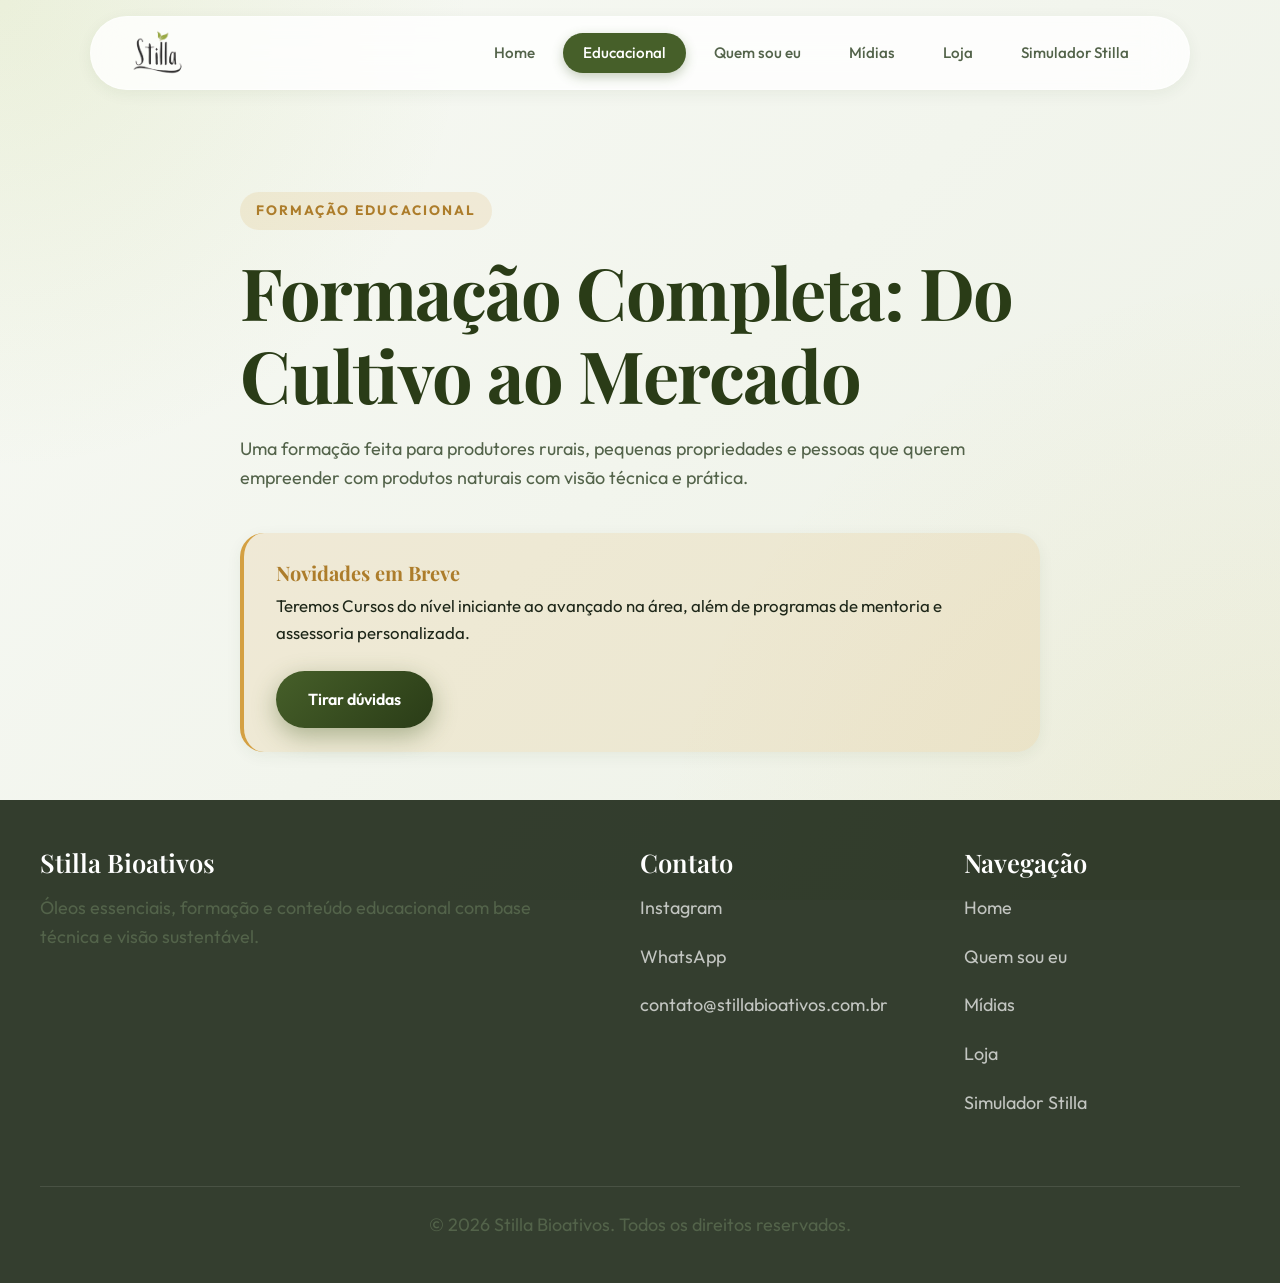
<file: educacional.html>
<!DOCTYPE html>
<html lang="pt-BR">

<head>
  <meta charset="UTF-8">
  <meta name="viewport" content="width=device-width, initial-scale=1.0, shrink-to-fit=no">
  <title>Educacional | Stilla Bioativos</title>
  <meta name="description"
    content="Mentoria Completa: Do Cultivo ao Mercado para produtores rurais, pequenas propriedades e empreendedores de produtos naturais.">
  <link rel="preconnect" href="https://fonts.googleapis.com">
  <link rel="preconnect" href="https://fonts.gstatic.com" crossorigin>
  <link
    href="https://fonts.googleapis.com/css2?family=Outfit:wght@300;400;500;600;700&family=Playfair+Display:ital,wght@0,400;0,600;0,700;1,400&display=swap"
    rel="stylesheet">
  <link rel="stylesheet" href="styles.css">
</head>

<body>
  <header class="site-header">
    <div class="container nav-wrap">
      <a class="brand" href="index.html" aria-label="Stilla Bioativos">
        <img src="logo_stilla-removebg-preview.png" alt="Logo Stilla Bioativos">
      </a>
      <nav class="site-nav" aria-label="Principal">
        <a href="index.html">Home</a>
        <a class="is-active" href="educacional.html">Educacional</a>
        <a href="quemsoueu.html">Quem sou eu</a>
        <a href="midias.html">Mídias</a>
        <a href="loja.html">Loja</a>
        <a href="simulador.html">Simulador Stilla</a>
      </nav>
    </div>
  </header>

  <main class="page-main">
    <section class="page-hero">
      <div class="container narrow">
        <p class="eyebrow">Formação educacional</p>
        <h1>Formação Completa: Do Cultivo ao Mercado</h1>
        <p>Uma formação feita para produtores rurais, pequenas propriedades e pessoas que querem empreender com produtos
          naturais com visão técnica e prática.</p>
        <div class="reveal"
          style="margin-top: 2.5rem; padding: 1.5rem 2rem; background: rgba(212, 160, 66, 0.15); border-left: 4px solid var(--accent); border-radius: var(--radius-md); box-shadow: var(--shadow-sm);">
          <strong
            style="color: var(--accent-dark); font-family: 'Playfair Display', serif; font-size: 1.25rem; display: block; margin-bottom: 0.25rem;">Novidades
            em Breve</strong>
          <p style="margin-bottom: 1.5rem; color: var(--text-main); font-size: 1.05rem;">Teremos Cursos do nível iniciante ao
            avançado na área, além de programas de mentoria e assessoria personalizada.</p>
          <a class="button primary" href="https://wa.me/555199957001" target="_blank" rel="noreferrer">Tirar dúvidas</a>
        </div>
      </div>
    </section>
  </main>

  <footer class="site-footer">
    <div class="container footer-grid">
      <div>
        <h3>Stilla Bioativos</h3>
        <p>Óleos essenciais, formação e conteúdo educacional com base técnica e visão sustentável.</p>
      </div>
      <div>
        <h3>Contato</h3>
        <p><a href="https://www.instagram.com/stillabioativos/" target="_blank" rel="noreferrer">Instagram</a></p>
        <p><a href="https://wa.me/555199957001" target="_blank" rel="noreferrer">WhatsApp</a></p>
        <p><a href="mailto:contato@stillabioativos.com.br">contato@stillabioativos.com.br</a></p>
      </div>
      <div>
        <h3>Navegação</h3>
        <p><a href="index.html">Home</a></p>
        <p><a href="quemsoueu.html">Quem sou eu</a></p>
        <p><a href="midias.html">Mídias</a></p>
        <p><a href="loja.html">Loja</a></p>
        <p><a href="simulador.html">Simulador Stilla</a></p>
      </div>
    </div>
    <div class="container footer-bottom">
      <p>© 2026 Stilla Bioativos. Todos os direitos reservados.</p>
    </div>
  </footer>
  <script src="script.js" defer></script>
</body>

</html>
</file>
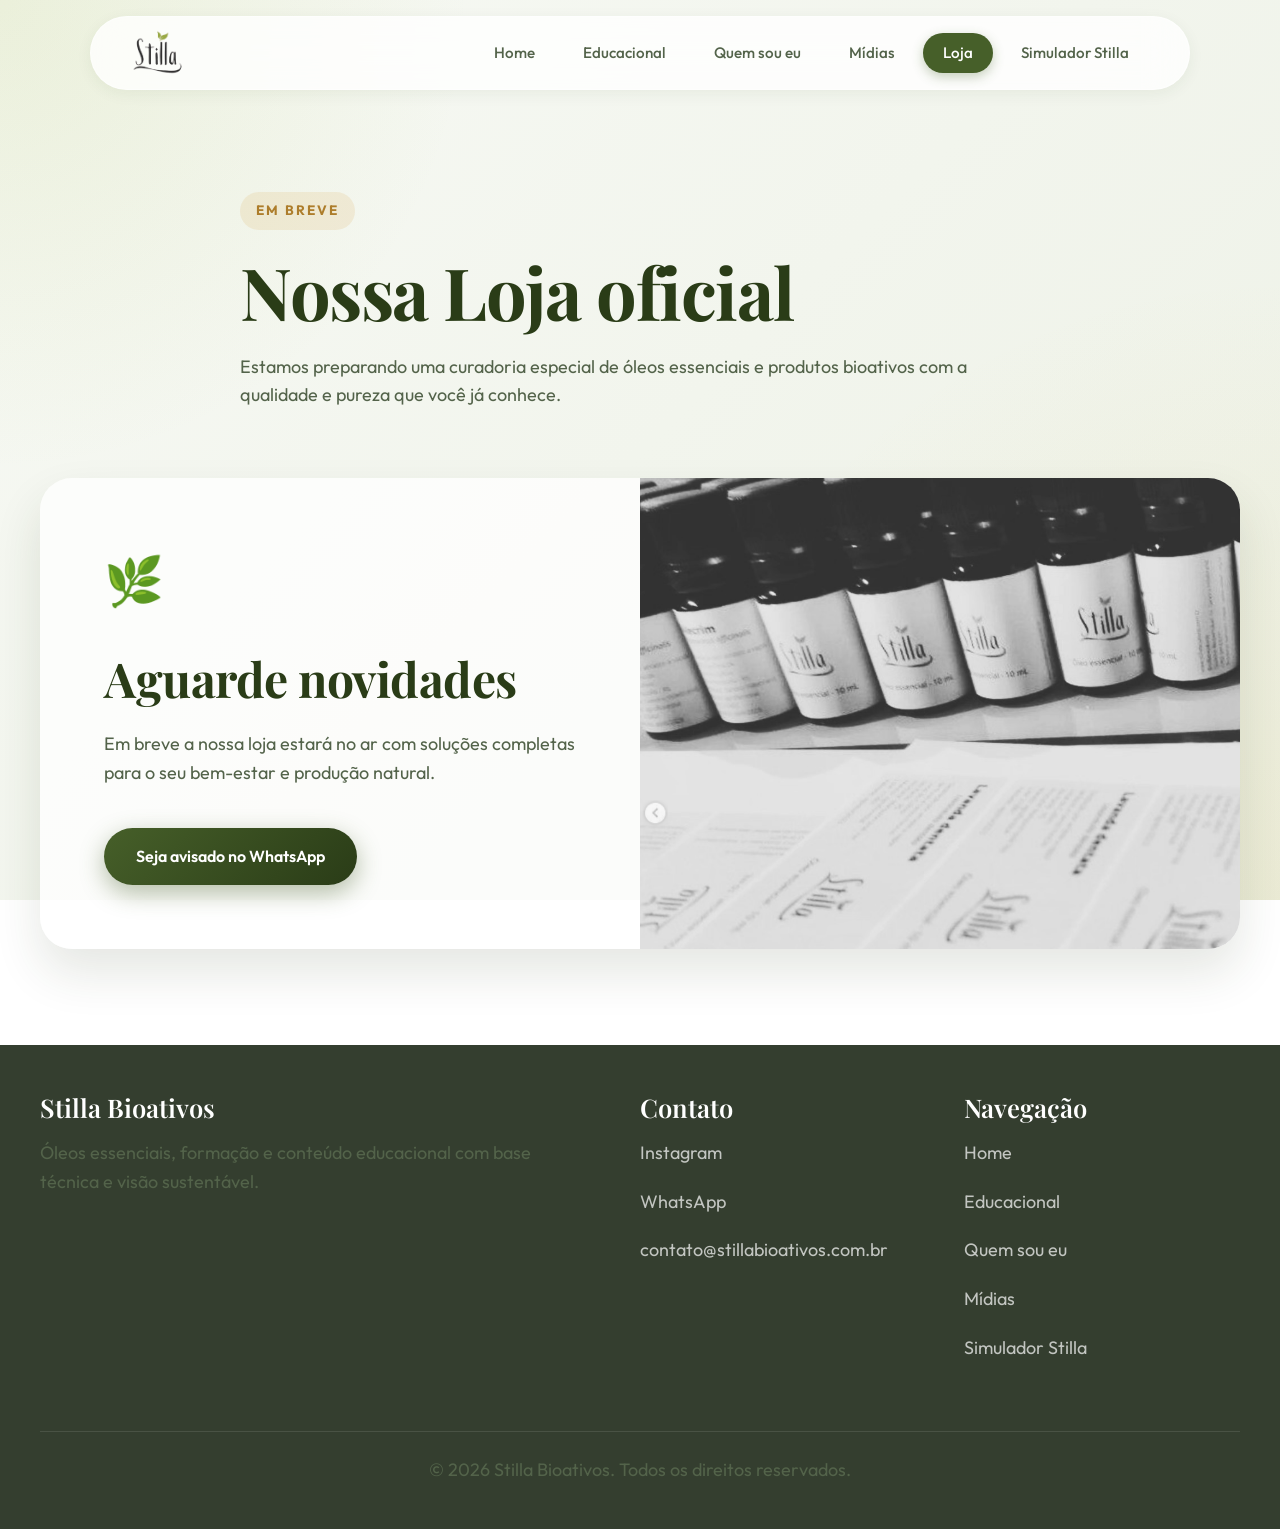
<file: loja.html>
<!DOCTYPE html>
<html lang="pt-BR">
<head>
  <meta charset="UTF-8">
  <meta name="viewport" content="width=device-width, initial-scale=1.0, shrink-to-fit=no">
  <title>Loja | Stilla Bioativos</title>
  <meta name="description" content="Loja oficial Stilla Bioativos. Óleos essenciais e produtos naturais de alta qualidade.">
  <link rel="preconnect" href="https://fonts.googleapis.com">
  <link rel="preconnect" href="https://fonts.gstatic.com" crossorigin>
  <link href="https://fonts.googleapis.com/css2?family=Outfit:wght@300;400;500;600;700&family=Playfair+Display:ital,wght@0,400;0,600;0,700;1,400&display=swap" rel="stylesheet">
  <link rel="stylesheet" href="styles.css">
</head>
<body>
  <header class="site-header">
    <div class="container nav-wrap">
      <a class="brand" href="index.html" aria-label="Stilla Bioativos">
        <img src="logo_stilla-removebg-preview.png" alt="Logo Stilla Bioativos">
      </a>
      <nav class="site-nav" aria-label="Principal">
        <a href="index.html">Home</a>
        <a href="educacional.html">Educacional</a>
        <a href="quemsoueu.html">Quem sou eu</a>
        <a href="midias.html">Mídias</a>
        <a class="is-active" href="loja.html">Loja</a>
        <a href="simulador.html">Simulador Stilla</a>
      </nav>
    </div>
  </header>

  <main class="page-main">
    <section class="page-hero">
      <div class="container narrow">
        <p class="eyebrow">Em breve</p>
        <h1>Nossa Loja oficial</h1>
        <p>Estamos preparando uma curadoria especial de óleos essenciais e produtos bioativos com a qualidade e pureza que você já conhece.</p>
      </div>
    </section>

    <section class="section" style="padding-top: 0;">
      <div class="container">
        <div class="coming-soon-card reveal">
          <div class="card-content">
            <div style="font-size: 3rem; margin-bottom: 2rem;">🌿</div>
            <h2 style="margin-bottom: 1.5rem;">Aguarde novidades</h2>
            <p style="margin-bottom: 2.5rem;">Em breve a nossa loja estará no ar com soluções completas para o seu bem-estar e produção natural.</p>
            <a class="button primary" href="https://wa.me/555199957001" target="_blank" rel="noreferrer">Seja avisado no WhatsApp</a>
          </div>
          <div class="card-image">
            <img src="lojaimg.png" alt="Stilla Store Preview">
          </div>
        </div>
      </div>
    </section>
  </main>

  <footer class="site-footer">
    <div class="container footer-grid">
      <div>
        <h3>Stilla Bioativos</h3>
        <p>Óleos essenciais, formação e conteúdo educacional com base técnica e visão sustentável.</p>
      </div>
      <div>
        <h3>Contato</h3>
        <p><a href="https://www.instagram.com/stillabioativos/" target="_blank" rel="noreferrer">Instagram</a></p>
        <p><a href="https://wa.me/555199957001" target="_blank" rel="noreferrer">WhatsApp</a></p>
        <p><a href="mailto:contato@stillabioativos.com.br">contato@stillabioativos.com.br</a></p>
      </div>
      <div>
        <h3>Navegação</h3>
        <p><a href="index.html">Home</a></p>
        <p><a href="educacional.html">Educacional</a></p>
        <p><a href="quemsoueu.html">Quem sou eu</a></p>
        <p><a href="midias.html">Mídias</a></p>
        <p><a href="simulador.html">Simulador Stilla</a></p>
      </div>
    </div>
    <div class="container footer-bottom">
      <p>© 2026 Stilla Bioativos. Todos os direitos reservados.</p>
    </div>
  </footer>
  <script src="script.js" defer></script>
</body>
</html>
</file>
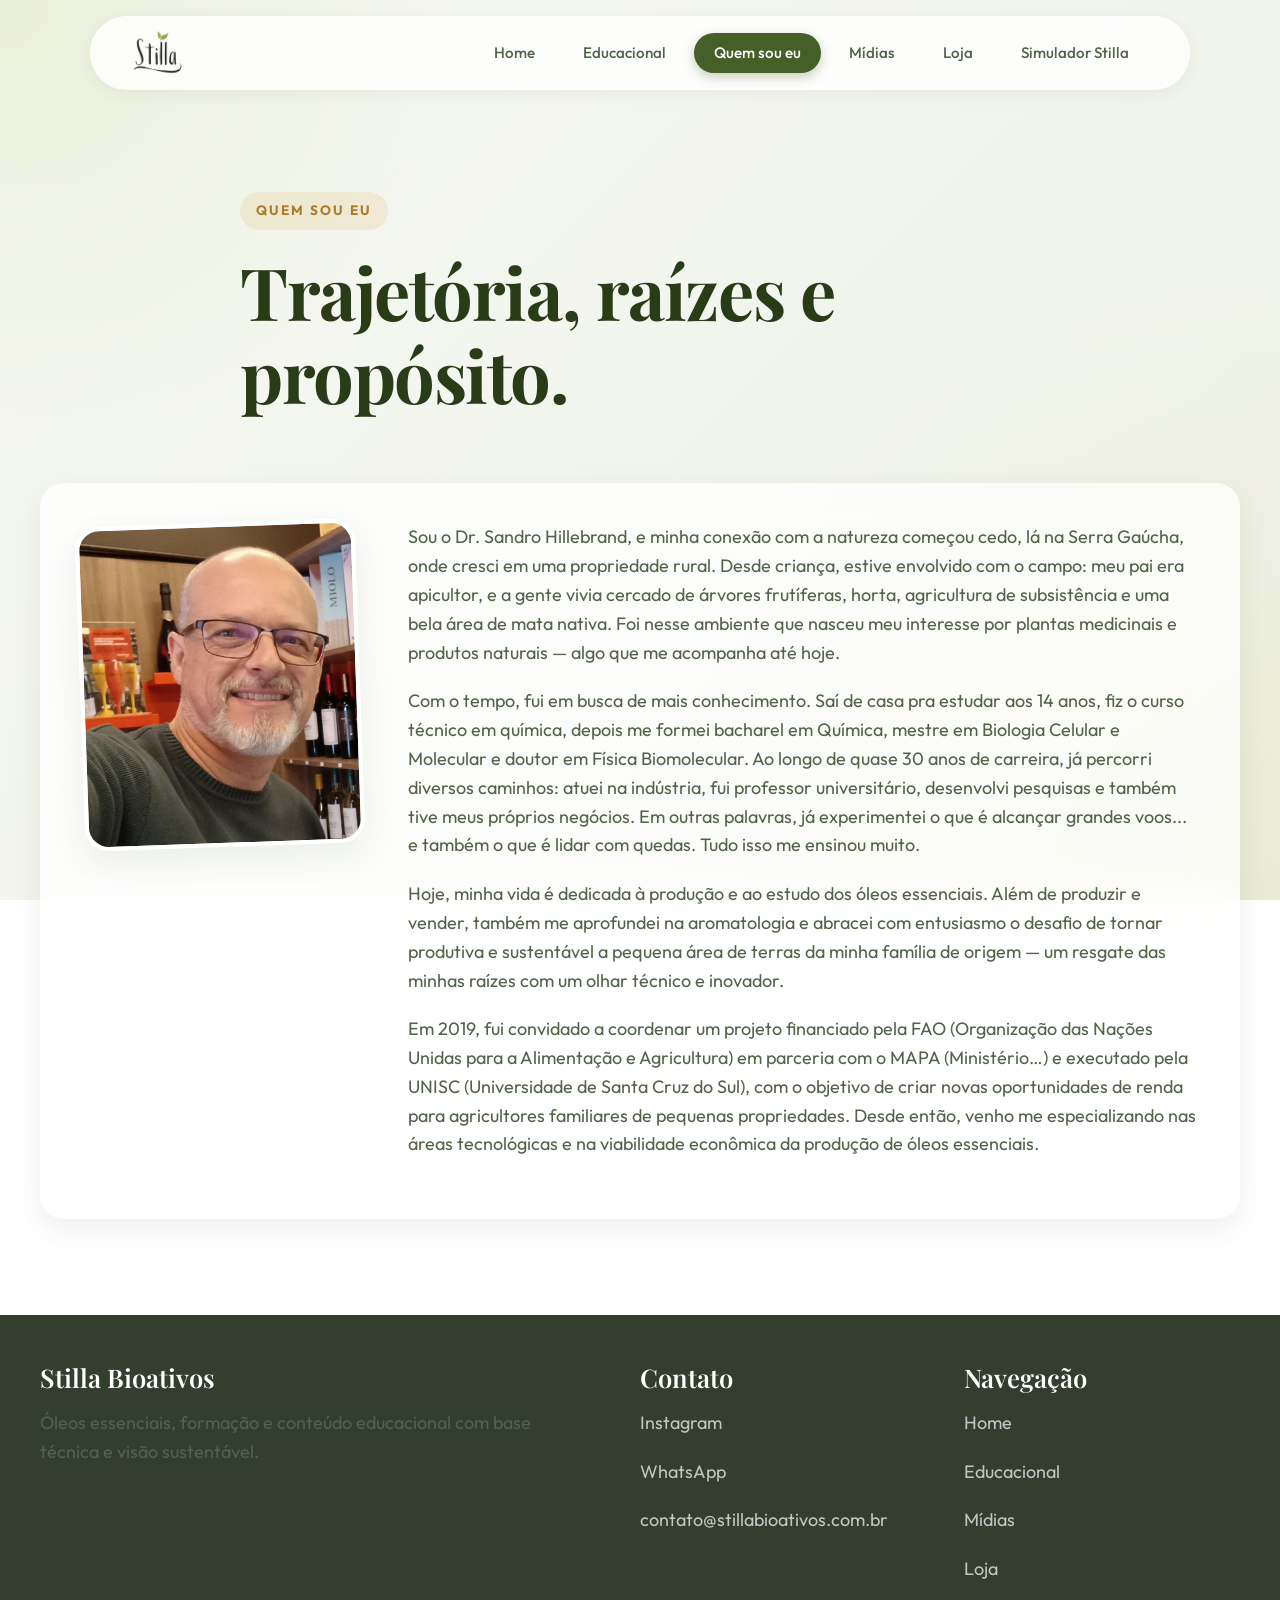
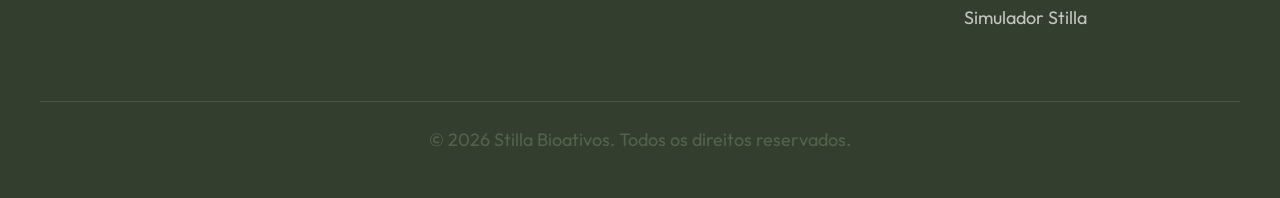
<file: quemsoueu.html>
<!DOCTYPE html>
<html lang="pt-BR">
<head>
  <meta charset="UTF-8">
  <meta name="viewport" content="width=device-width, initial-scale=1.0, shrink-to-fit=no">
  <title>Quem Sou Eu | Stilla Bioativos</title>
  <meta name="description" content="Conheça a trajetória do Dr. Sandro Hillebrand e sua conexão com os óleos essenciais e a produção natural.">
  <link rel="preconnect" href="https://fonts.googleapis.com">
  <link rel="preconnect" href="https://fonts.gstatic.com" crossorigin>
  <link href="https://fonts.googleapis.com/css2?family=Outfit:wght@300;400;500;600;700&family=Playfair+Display:ital,wght@0,400;0,600;0,700;1,400&display=swap" rel="stylesheet">
  <link rel="stylesheet" href="styles.css">
</head>
<body>
  <header class="site-header">
    <div class="container nav-wrap">
      <a class="brand" href="index.html" aria-label="Stilla Bioativos">
        <img src="logo_stilla-removebg-preview.png" alt="Logo Stilla Bioativos">
      </a>
      <nav class="site-nav" aria-label="Principal">
        <a href="index.html">Home</a>
        <a href="educacional.html">Educacional</a>
        <a class="is-active" href="quemsoueu.html">Quem sou eu</a>
        <a href="midias.html">Mídias</a>
        <a href="loja.html">Loja</a>
        <a href="simulador.html">Simulador Stilla</a>
      </nav>
    </div>
  </header>

  <main class="page-main">
    <section class="page-hero">
      <div class="container narrow">
        <p class="eyebrow">Quem sou eu</p>
        <h1>Trajetória, raízes e propósito.</h1>
      </div>
    </section>

    <section class="section" style="padding-top: 0;">
      <div class="container">
        <article class="bio-card">
          <div class="bio-content-wrapper">
            <div class="bio-image">
              <img src="sandro.png" alt="Dr. Sandro Hillebrand" class="bio-photo">
            </div>
            <div class="bio-text">
              <p>Sou o Dr. Sandro Hillebrand, e minha conexão com a natureza começou cedo, lá na Serra Gaúcha, onde cresci em uma propriedade rural. Desde criança, estive envolvido com o campo: meu pai era apicultor, e a gente vivia cercado de árvores frutíferas, horta, agricultura de subsistência e uma bela área de mata nativa. Foi nesse ambiente que nasceu meu interesse por plantas medicinais e produtos naturais — algo que me acompanha até hoje.</p>
              <p>Com o tempo, fui em busca de mais conhecimento. Saí de casa pra estudar aos 14 anos, fiz o curso técnico em química, depois me formei bacharel em Química, mestre em Biologia Celular e Molecular e doutor em Física Biomolecular. Ao longo de quase 30 anos de carreira, já percorri diversos caminhos: atuei na indústria, fui professor universitário, desenvolvi pesquisas e também tive meus próprios negócios. Em outras palavras, já experimentei o que é alcançar grandes voos... e também o que é lidar com quedas. Tudo isso me ensinou muito.</p>
              <p>Hoje, minha vida é dedicada à produção e ao estudo dos óleos essenciais. Além de produzir e vender, também me aprofundei na aromatologia e abracei com entusiasmo o desafio de tornar produtiva e sustentável a pequena área de terras da minha família de origem — um resgate das minhas raízes com um olhar técnico e inovador.</p>
              <p>Em 2019, fui convidado a coordenar um projeto financiado pela FAO (Organização das Nações Unidas para a Alimentação e Agricultura) em parceria com o MAPA (Ministério…) e executado pela UNISC (Universidade de Santa Cruz do Sul), com o objetivo de criar novas oportunidades de renda para agricultores familiares de pequenas propriedades. Desde então, venho me especializando nas áreas tecnológicas e na viabilidade econômica da produção de óleos essenciais.</p>
            </div>
          </div>
        </article>
      </div>
    </section>
  </main>

  <footer class="site-footer">
    <div class="container footer-grid">
      <div>
        <h3>Stilla Bioativos</h3>
        <p>Óleos essenciais, formação e conteúdo educacional com base técnica e visão sustentável.</p>
      </div>
      <div>
        <h3>Contato</h3>
        <p><a href="https://www.instagram.com/stillabioativos/" target="_blank" rel="noreferrer">Instagram</a></p>
        <p><a href="https://wa.me/555199957001" target="_blank" rel="noreferrer">WhatsApp</a></p>
        <p><a href="mailto:contato@stillabioativos.com.br">contato@stillabioativos.com.br</a></p>
      </div>
      <div>
        <h3>Navegação</h3>
        <p><a href="index.html">Home</a></p>
        <p><a href="educacional.html">Educacional</a></p>
        <p><a href="midias.html">Mídias</a></p>
        <p><a href="loja.html">Loja</a></p>
        <p><a href="simulador.html">Simulador Stilla</a></p>
      </div>
    </div>
    <div class="container footer-bottom">
      <p>© 2026 Stilla Bioativos. Todos os direitos reservados.</p>
    </div>
  </footer>
  <script src="script.js" defer></script>
</body>
</html>
</file>
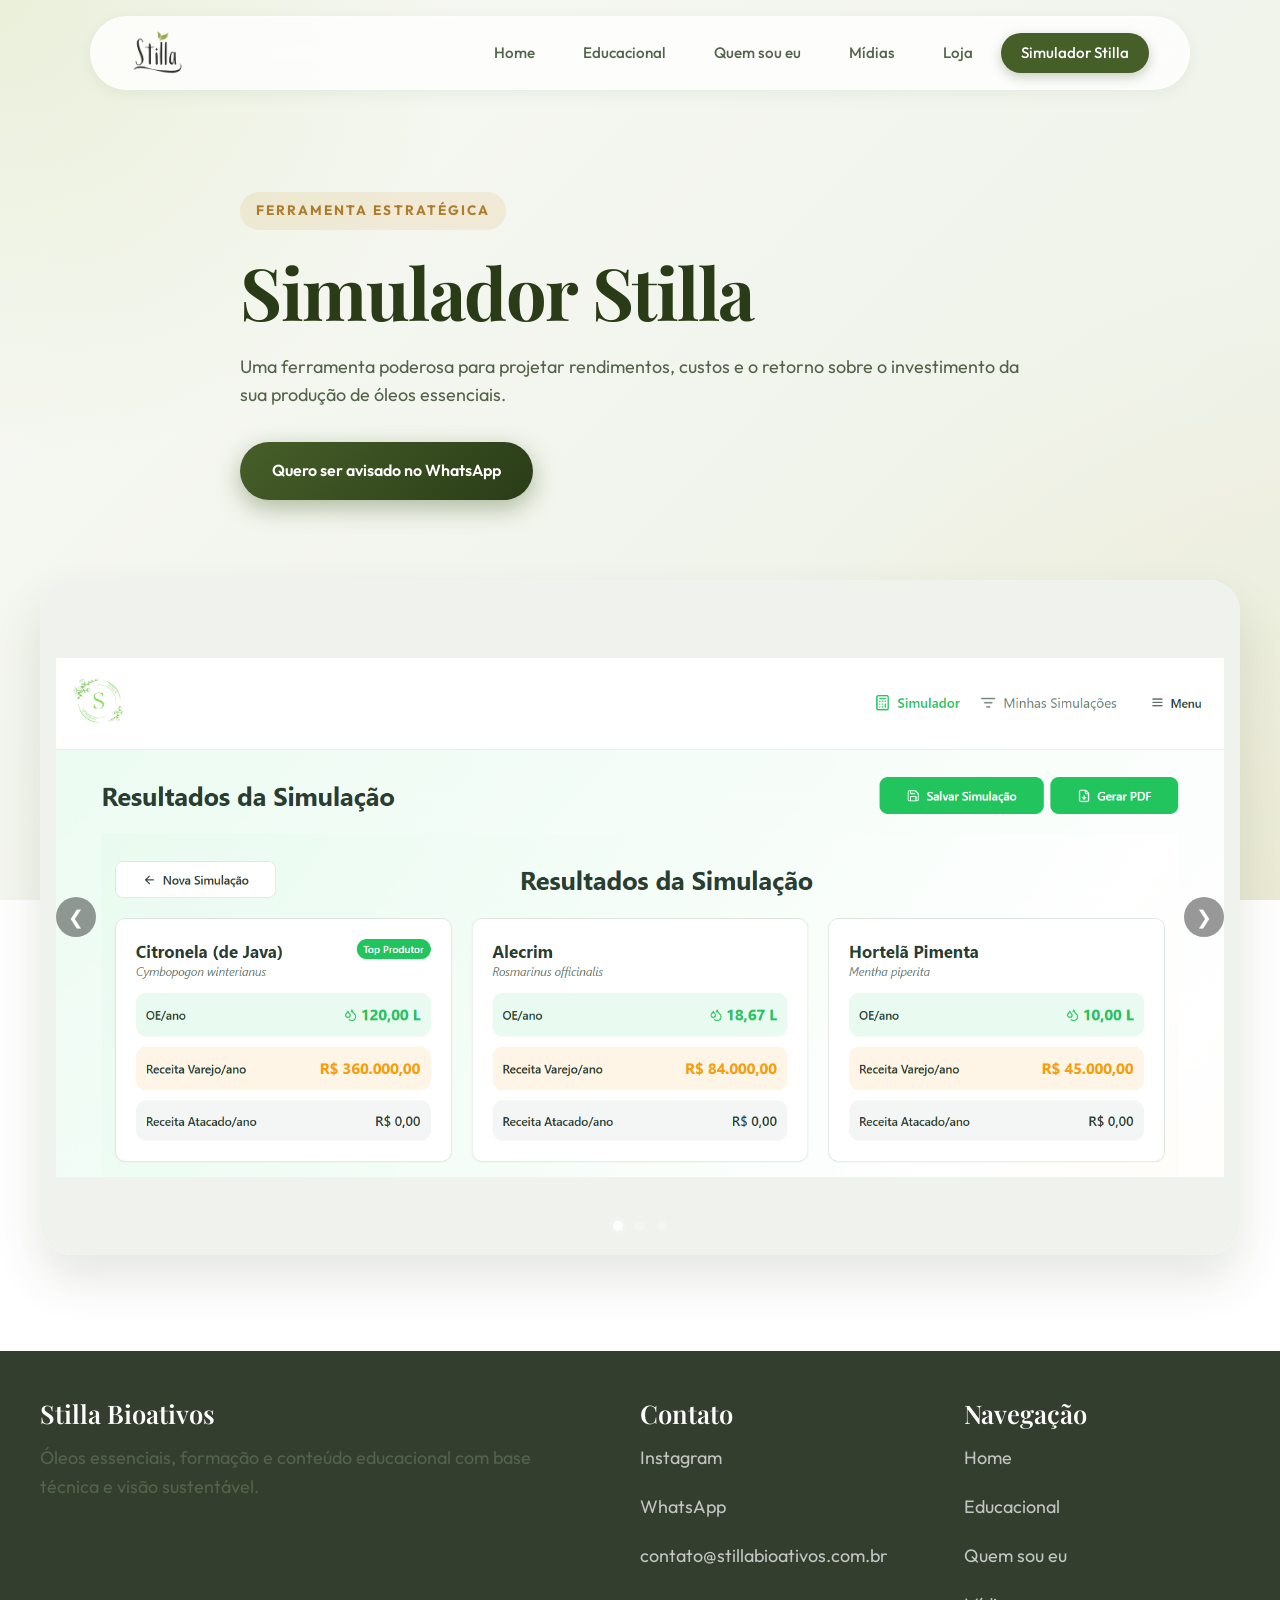
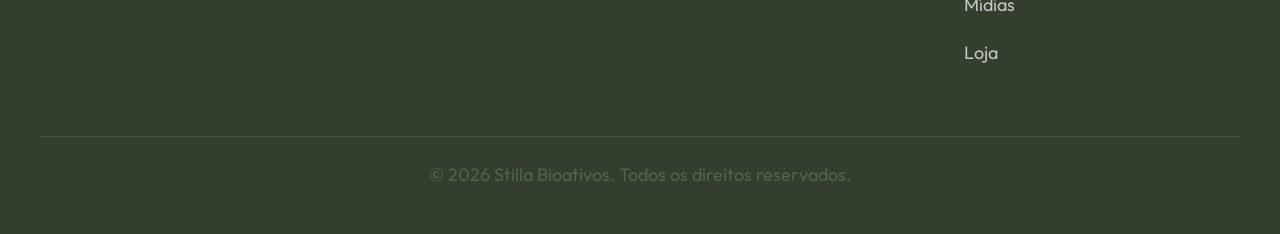
<file: simulador.html>
<!DOCTYPE html>
<html lang="pt-BR">

<head>
  <meta charset="UTF-8">
  <meta name="viewport" content="width=device-width, initial-scale=1.0, shrink-to-fit=no">
  <title>Simulador Stilla | Stilla Bioativos</title>
  <meta name="description"
    content="Simule a viabilidade econômica do seu projeto de óleos essenciais com o Simulador Stilla.">
  <link rel="preconnect" href="https://fonts.googleapis.com">
  <link rel="preconnect" href="https://fonts.gstatic.com" crossorigin>
  <link
    href="https://fonts.googleapis.com/css2?family=Outfit:wght@300;400;500;600;700&family=Playfair+Display:ital,wght@0,400;0,600;0,700;1,400&display=swap"
    rel="stylesheet">
  <link rel="stylesheet" href="styles.css">
</head>

<body>
  <header class="site-header">
    <div class="container nav-wrap">
      <a class="brand" href="index.html" aria-label="Stilla Bioativos">
        <img src="logo_stilla-removebg-preview.png" alt="Logo Stilla Bioativos">
      </a>
      <nav class="site-nav" aria-label="Principal">
        <a href="index.html">Home</a>
        <a href="educacional.html">Educacional</a>
        <a href="quemsoueu.html">Quem sou eu</a>
        <a href="midias.html">Mídias</a>
        <a href="loja.html">Loja</a>
        <a class="is-active" href="simulador.html">Simulador Stilla</a>
      </nav>
    </div>
  </header>

  <main class="page-main">
    <section class="page-hero">
      <div class="container narrow">
        <p class="eyebrow">Ferramenta estratégica</p>
        <h1>Simulador Stilla</h1>
        <p>Uma ferramenta poderosa para projetar rendimentos, custos e o retorno sobre o investimento da sua produção de
          óleos essenciais.</p>
        <div class="hero-actions" style="margin-top: 2rem;">
          <a class="button primary" href="https://wa.me/555199957001" target="_blank" rel="noreferrer">Quero ser avisado no WhatsApp</a>
        </div>
      </div>
    </section>

    <section class="section" style="padding-top: 2rem;">
      <div class="container">
        <div class="slideshow-card reveal">
          <div class="slideshow-container">
            <img src="Captura de tela 2026-04-21 111458.png" alt="Simulador Screenshot 1" class="slide active">
            <img src="Captura de tela 2026-04-21 111538.png" alt="Simulador Screenshot 2" class="slide">
            <img src="Captura de tela 2026-04-21 111609.png" alt="Simulador Screenshot 3" class="slide">
            
            <div class="slideshow-controls">
              <button class="prev" aria-label="Anterior">❮</button>
              <button class="next" aria-label="Próximo">❯</button>
            </div>
            
            <div class="slideshow-dots">
              <span class="dot active" data-index="0"></span>
              <span class="dot" data-index="1"></span>
              <span class="dot" data-index="2"></span>
            </div>
          </div>
        </div>
      </div>
    </section>
  </main>

  <footer class="site-footer">
    <div class="container footer-grid">
      <div>
        <h3>Stilla Bioativos</h3>
        <p>Óleos essenciais, formação e conteúdo educacional com base técnica e visão sustentável.</p>
      </div>
      <div>
        <h3>Contato</h3>
        <p><a href="https://www.instagram.com/stillabioativos/" target="_blank" rel="noreferrer">Instagram</a></p>
        <p><a href="https://wa.me/555199957001" target="_blank" rel="noreferrer">WhatsApp</a></p>
        <p><a href="mailto:contato@stillabioativos.com.br">contato@stillabioativos.com.br</a></p>
      </div>
      <div>
        <h3>Navegação</h3>
        <p><a href="index.html">Home</a></p>
        <p><a href="educacional.html">Educacional</a></p>
        <p><a href="quemsoueu.html">Quem sou eu</a></p>
        <p><a href="midias.html">Mídias</a></p>
        <p><a href="loja.html">Loja</a></p>
      </div>
    </div>
    <div class="container footer-bottom">
      <p>© 2026 Stilla Bioativos. Todos os direitos reservados.</p>
    </div>
  </footer>
  <script src="script.js" defer></script>
</body>

</html>
</file>
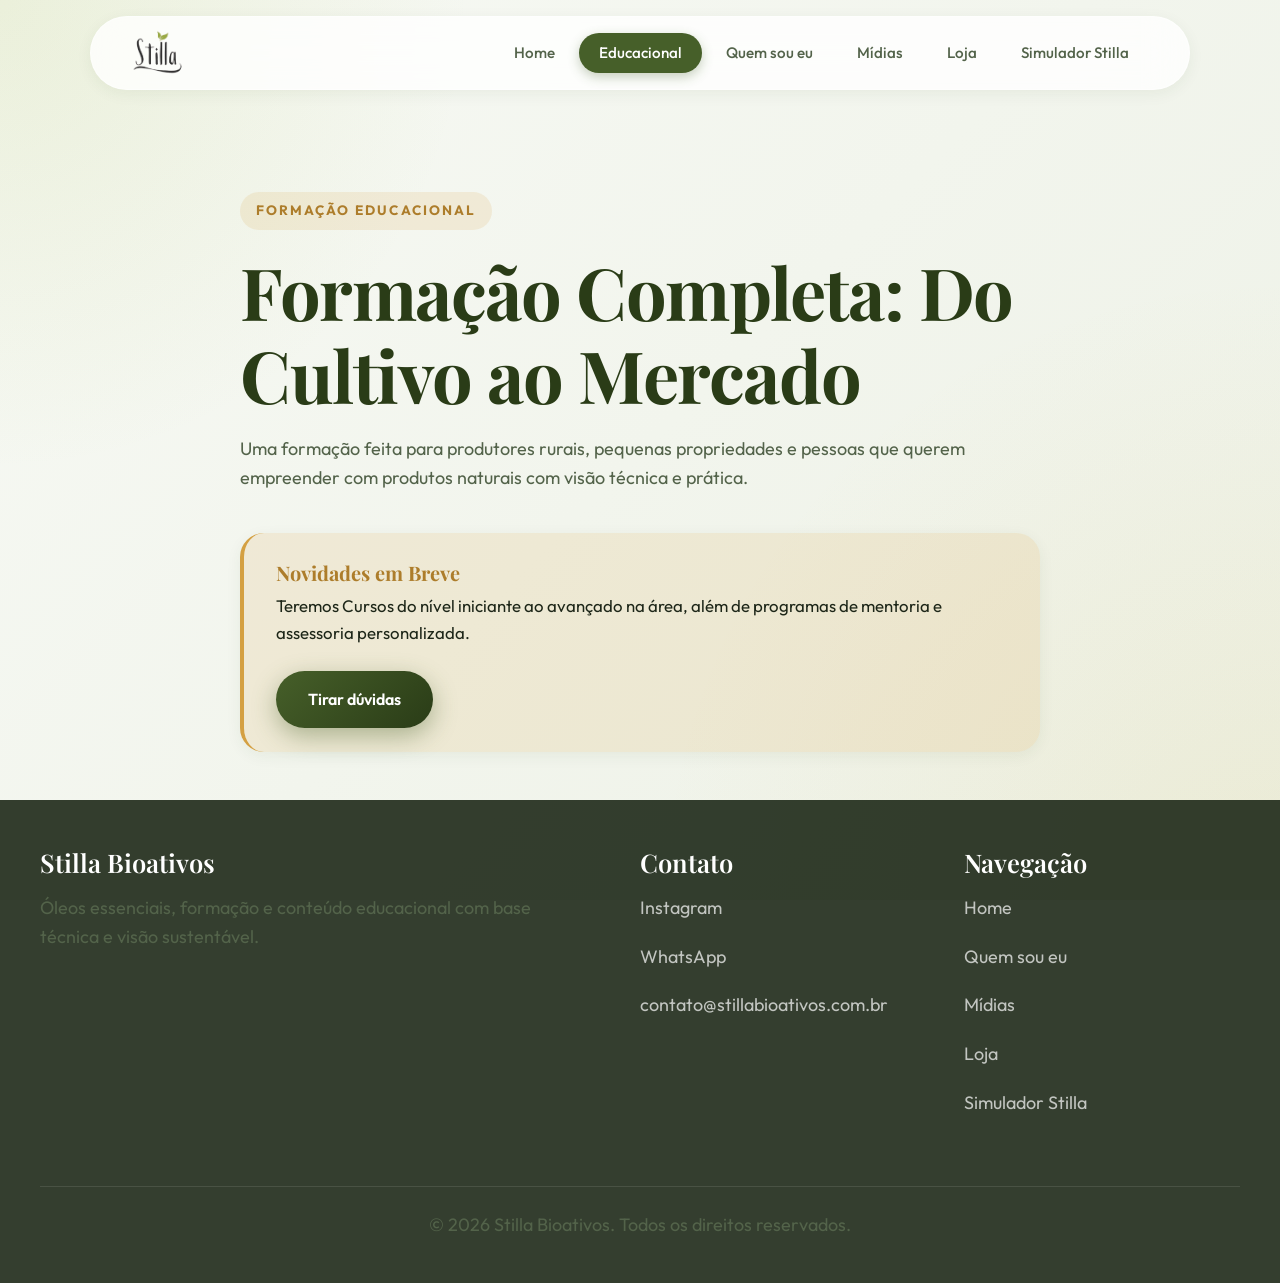
<file: site/educacional.html>
<!DOCTYPE html>
<html lang="pt-BR">

<head>
  <meta charset="UTF-8">
  <meta name="viewport" content="width=device-width, initial-scale=1.0, shrink-to-fit=no">
  <title>Educacional | Stilla Bioativos</title>
  <meta name="description"
    content="Mentoria Completa: Do Cultivo ao Mercado para produtores rurais, pequenas propriedades e empreendedores de produtos naturais.">
  <link rel="preconnect" href="https://fonts.googleapis.com">
  <link rel="preconnect" href="https://fonts.gstatic.com" crossorigin>
  <link
    href="https://fonts.googleapis.com/css2?family=Outfit:wght@300;400;500;600;700&family=Playfair+Display:ital,wght@0,400;0,600;0,700;1,400&display=swap"
    rel="stylesheet">
  <link rel="stylesheet" href="styles.css">
</head>

<body>
  <header class="site-header">
    <div class="container nav-wrap">
      <a class="brand" href="index.html" aria-label="Stilla Bioativos">
        <img src="logo_stilla-removebg-preview.png" alt="Logo Stilla Bioativos">
      </a>
      <nav class="site-nav" aria-label="Principal">
        <a href="index.html">Home</a>
        <a class="is-active" href="educacional.html">Educacional</a>
        <a href="quemsoueu.html">Quem sou eu</a>
        <a href="midias.html">Mídias</a>
        <a href="loja.html">Loja</a>
        <a href="simulador.html">Simulador Stilla</a>
      </nav>
      <button class="nav-toggle" aria-label="Abrir menu" aria-expanded="false">
        <span></span>
        <span></span>
        <span></span>
      </button>
    </div>
  </header>

  <main class="page-main">
    <section class="page-hero">
      <div class="container narrow">
        <p class="eyebrow">Formação educacional</p>
        <h1>Formação Completa: Do Cultivo ao Mercado</h1>
        <p>Uma formação feita para produtores rurais, pequenas propriedades e pessoas que querem empreender com produtos
          naturais com visão técnica e prática.</p>
        <div class="reveal"
          style="margin-top: 2.5rem; padding: 1.5rem 2rem; background: rgba(212, 160, 66, 0.15); border-left: 4px solid var(--accent); border-radius: var(--radius-md); box-shadow: var(--shadow-sm);">
          <strong
            style="color: var(--accent-dark); font-family: 'Playfair Display', serif; font-size: 1.25rem; display: block; margin-bottom: 0.25rem;">Novidades
            em Breve</strong>
          <p style="margin-bottom: 1.5rem; color: var(--text-main); font-size: 1.05rem;">Teremos Cursos do nível iniciante ao
            avançado na área, além de programas de mentoria e assessoria personalizada.</p>
          <a class="button primary" href="https://wa.me/555199957001" target="_blank" rel="noreferrer">Tirar dúvidas</a>
        </div>
      </div>
    </section>
  </main>

  <footer class="site-footer">
    <div class="container footer-grid">
      <div>
        <h3>Stilla Bioativos</h3>
        <p>Óleos essenciais, formação e conteúdo educacional com base técnica e visão sustentável.</p>
      </div>
      <div>
        <h3>Contato</h3>
        <p><a href="https://www.instagram.com/stillabioativos/" target="_blank" rel="noreferrer">Instagram</a></p>
        <p><a href="https://wa.me/555199957001" target="_blank" rel="noreferrer">WhatsApp</a></p>
        <p><a href="mailto:contato@stillabioativos.com.br">contato@stillabioativos.com.br</a></p>
      </div>
      <div>
        <h3>Navegação</h3>
        <p><a href="index.html">Home</a></p>
        <p><a href="quemsoueu.html">Quem sou eu</a></p>
        <p><a href="midias.html">Mídias</a></p>
        <p><a href="loja.html">Loja</a></p>
        <p><a href="simulador.html">Simulador Stilla</a></p>
      </div>
    </div>
    <div class="container footer-bottom">
      <p>© 2026 Stilla Bioativos. Todos os direitos reservados.</p>
    </div>
  </footer>
  <script src="script.js" defer></script>
</body>

</html>
</file>
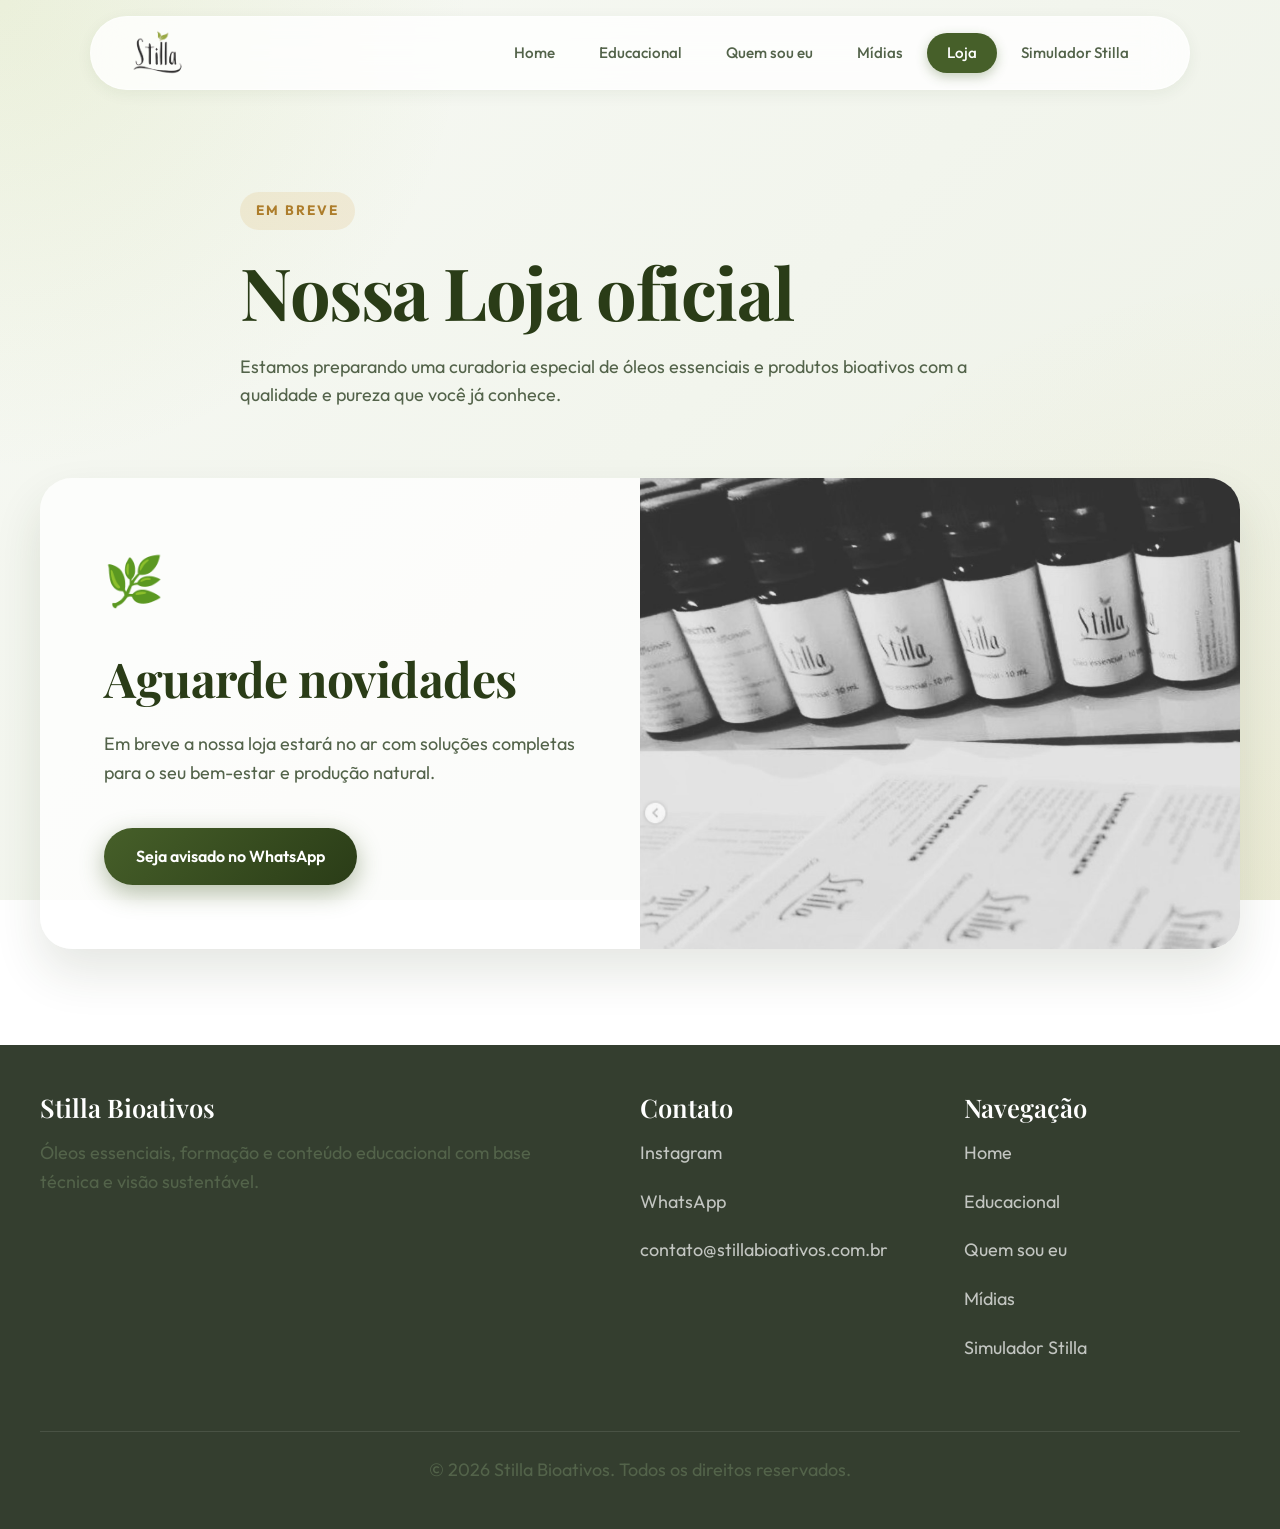
<file: site/loja.html>
<!DOCTYPE html>
<html lang="pt-BR">
<head>
  <meta charset="UTF-8">
  <meta name="viewport" content="width=device-width, initial-scale=1.0, shrink-to-fit=no">
  <title>Loja | Stilla Bioativos</title>
  <meta name="description" content="Loja oficial Stilla Bioativos. Óleos essenciais e produtos naturais de alta qualidade.">
  <link rel="preconnect" href="https://fonts.googleapis.com">
  <link rel="preconnect" href="https://fonts.gstatic.com" crossorigin>
  <link href="https://fonts.googleapis.com/css2?family=Outfit:wght@300;400;500;600;700&family=Playfair+Display:ital,wght@0,400;0,600;0,700;1,400&display=swap" rel="stylesheet">
  <link rel="stylesheet" href="styles.css">
</head>
<body>
  <header class="site-header">
    <div class="container nav-wrap">
      <a class="brand" href="index.html" aria-label="Stilla Bioativos">
        <img src="logo_stilla-removebg-preview.png" alt="Logo Stilla Bioativos">
      </a>
      <nav class="site-nav" aria-label="Principal">
        <a href="index.html">Home</a>
        <a href="educacional.html">Educacional</a>
        <a href="quemsoueu.html">Quem sou eu</a>
        <a href="midias.html">Mídias</a>
        <a class="is-active" href="loja.html">Loja</a>
        <a href="simulador.html">Simulador Stilla</a>
      </nav>
      <button class="nav-toggle" aria-label="Abrir menu" aria-expanded="false">
        <span></span>
        <span></span>
        <span></span>
      </button>
    </div>
  </header>

  <main class="page-main">
    <section class="page-hero">
      <div class="container narrow">
        <p class="eyebrow">Em breve</p>
        <h1>Nossa Loja oficial</h1>
        <p>Estamos preparando uma curadoria especial de óleos essenciais e produtos bioativos com a qualidade e pureza que você já conhece.</p>
      </div>
    </section>

    <section class="section" style="padding-top: 0;">
      <div class="container">
        <div class="coming-soon-card reveal">
          <div class="card-content">
            <div style="font-size: 3rem; margin-bottom: 2rem;">🌿</div>
            <h2 style="margin-bottom: 1.5rem;">Aguarde novidades</h2>
            <p style="margin-bottom: 2.5rem;">Em breve a nossa loja estará no ar com soluções completas para o seu bem-estar e produção natural.</p>
            <a class="button primary" href="https://wa.me/555199957001" target="_blank" rel="noreferrer">Seja avisado no WhatsApp</a>
          </div>
          <div class="card-image">
            <img src="lojaimg.png" alt="Stilla Store Preview">
          </div>
        </div>
      </div>
    </section>
  </main>

  <footer class="site-footer">
    <div class="container footer-grid">
      <div>
        <h3>Stilla Bioativos</h3>
        <p>Óleos essenciais, formação e conteúdo educacional com base técnica e visão sustentável.</p>
      </div>
      <div>
        <h3>Contato</h3>
        <p><a href="https://www.instagram.com/stillabioativos/" target="_blank" rel="noreferrer">Instagram</a></p>
        <p><a href="https://wa.me/555199957001" target="_blank" rel="noreferrer">WhatsApp</a></p>
        <p><a href="mailto:contato@stillabioativos.com.br">contato@stillabioativos.com.br</a></p>
      </div>
      <div>
        <h3>Navegação</h3>
        <p><a href="index.html">Home</a></p>
        <p><a href="educacional.html">Educacional</a></p>
        <p><a href="quemsoueu.html">Quem sou eu</a></p>
        <p><a href="midias.html">Mídias</a></p>
        <p><a href="simulador.html">Simulador Stilla</a></p>
      </div>
    </div>
    <div class="container footer-bottom">
      <p>© 2026 Stilla Bioativos. Todos os direitos reservados.</p>
    </div>
  </footer>
  <script src="script.js" defer></script>
</body>
</html>
</file>
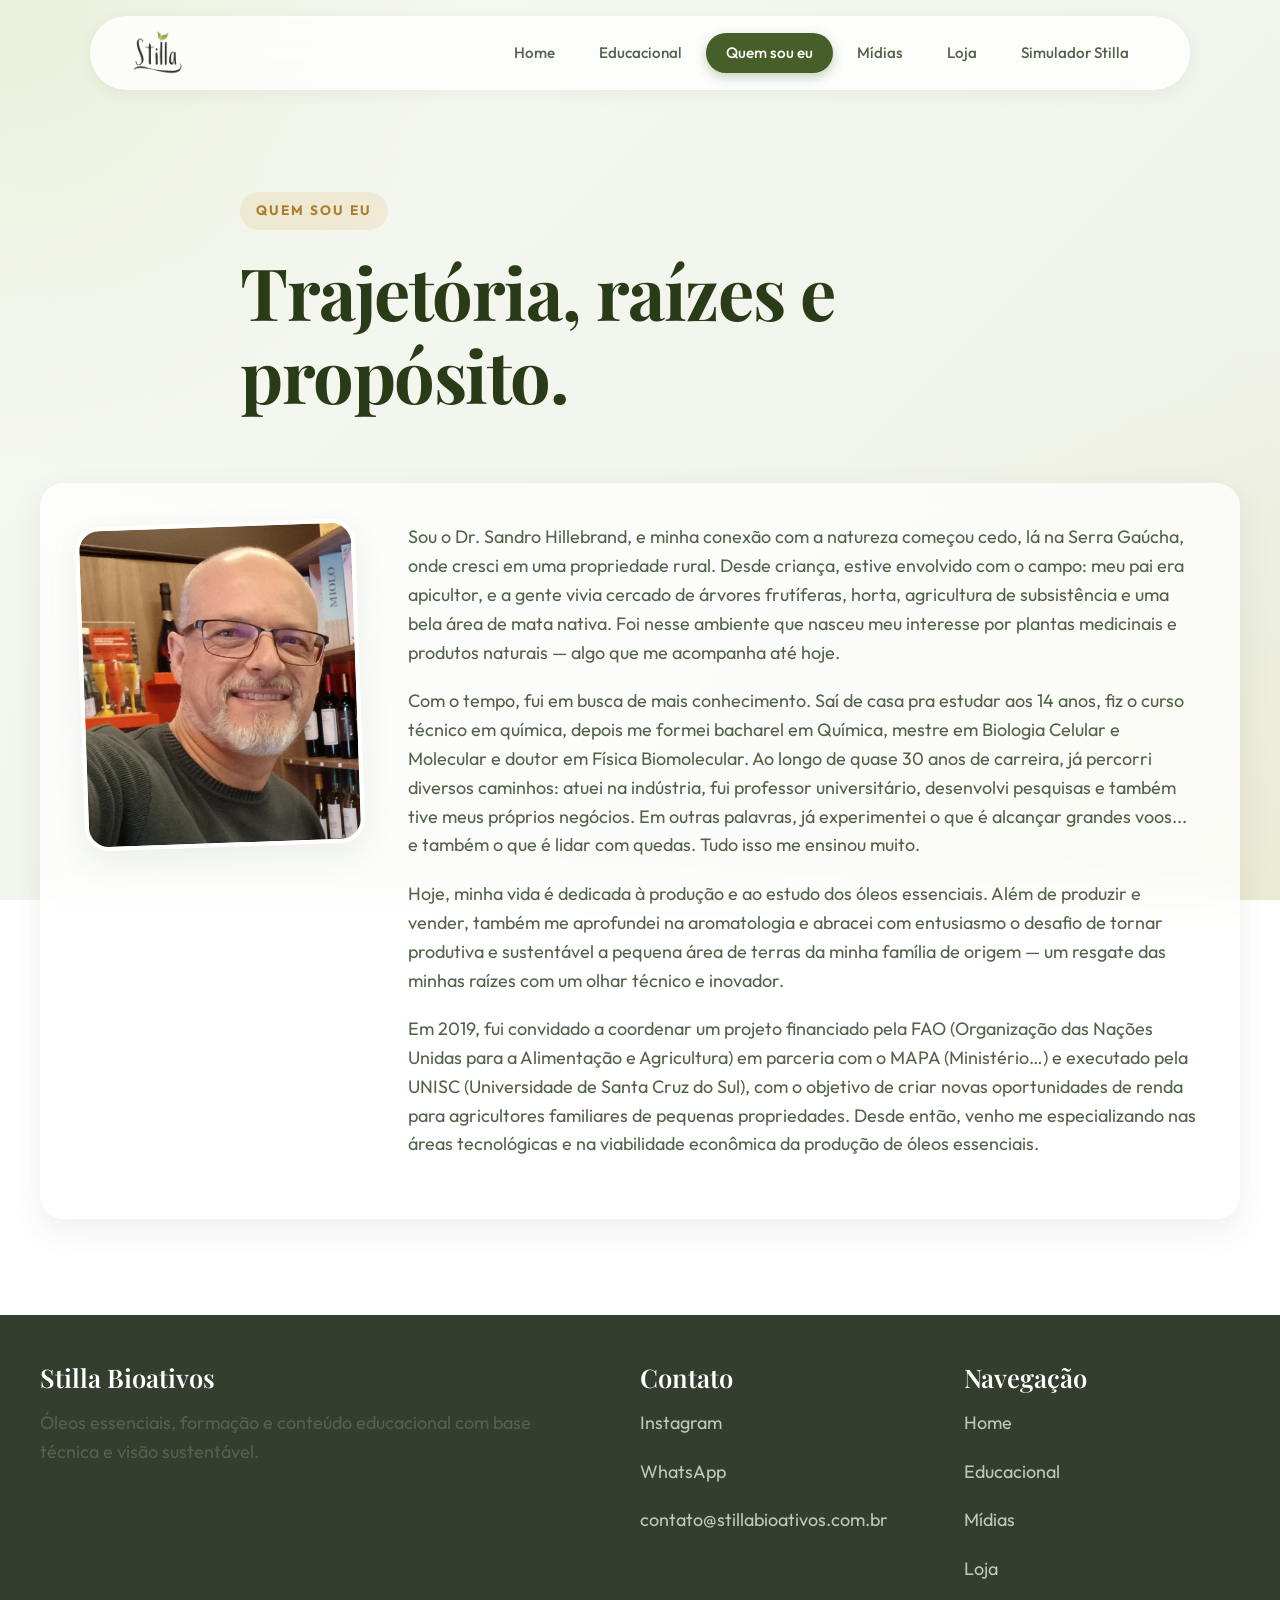
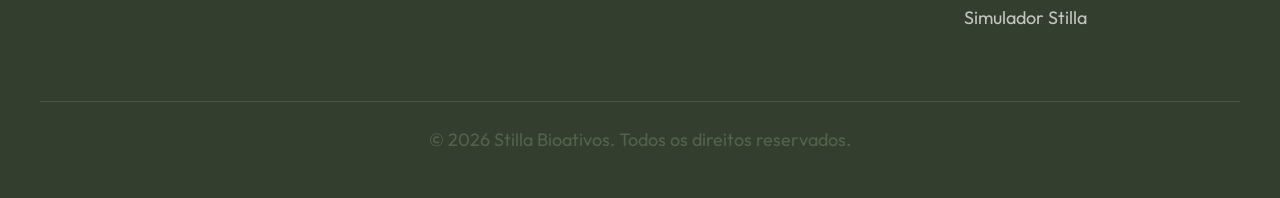
<file: site/quemsoueu.html>
<!DOCTYPE html>
<html lang="pt-BR">
<head>
  <meta charset="UTF-8">
  <meta name="viewport" content="width=device-width, initial-scale=1.0, shrink-to-fit=no">
  <title>Quem Sou Eu | Stilla Bioativos</title>
  <meta name="description" content="Conheça a trajetória do Dr. Sandro Hillebrand e sua conexão com os óleos essenciais e a produção natural.">
  <link rel="preconnect" href="https://fonts.googleapis.com">
  <link rel="preconnect" href="https://fonts.gstatic.com" crossorigin>
  <link href="https://fonts.googleapis.com/css2?family=Outfit:wght@300;400;500;600;700&family=Playfair+Display:ital,wght@0,400;0,600;0,700;1,400&display=swap" rel="stylesheet">
  <link rel="stylesheet" href="styles.css">
</head>
<body>
  <header class="site-header">
    <div class="container nav-wrap">
      <a class="brand" href="index.html" aria-label="Stilla Bioativos">
        <img src="logo_stilla-removebg-preview.png" alt="Logo Stilla Bioativos">
      </a>
      <nav class="site-nav" aria-label="Principal">
        <a href="index.html">Home</a>
        <a href="educacional.html">Educacional</a>
        <a class="is-active" href="quemsoueu.html">Quem sou eu</a>
        <a href="midias.html">Mídias</a>
        <a href="loja.html">Loja</a>
        <a href="simulador.html">Simulador Stilla</a>
      </nav>
      <button class="nav-toggle" aria-label="Abrir menu" aria-expanded="false">
        <span></span>
        <span></span>
        <span></span>
      </button>
    </div>
  </header>

  <main class="page-main">
    <section class="page-hero">
      <div class="container narrow">
        <p class="eyebrow">Quem sou eu</p>
        <h1>Trajetória, raízes e propósito.</h1>
      </div>
    </section>

    <section class="section" style="padding-top: 0;">
      <div class="container">
        <article class="bio-card">
          <div class="bio-content-wrapper">
            <div class="bio-image">
              <img src="sandro.png" alt="Dr. Sandro Hillebrand" class="bio-photo">
            </div>
            <div class="bio-text">
              <p>Sou o Dr. Sandro Hillebrand, e minha conexão com a natureza começou cedo, lá na Serra Gaúcha, onde cresci em uma propriedade rural. Desde criança, estive envolvido com o campo: meu pai era apicultor, e a gente vivia cercado de árvores frutíferas, horta, agricultura de subsistência e uma bela área de mata nativa. Foi nesse ambiente que nasceu meu interesse por plantas medicinais e produtos naturais — algo que me acompanha até hoje.</p>
              <p>Com o tempo, fui em busca de mais conhecimento. Saí de casa pra estudar aos 14 anos, fiz o curso técnico em química, depois me formei bacharel em Química, mestre em Biologia Celular e Molecular e doutor em Física Biomolecular. Ao longo de quase 30 anos de carreira, já percorri diversos caminhos: atuei na indústria, fui professor universitário, desenvolvi pesquisas e também tive meus próprios negócios. Em outras palavras, já experimentei o que é alcançar grandes voos... e também o que é lidar com quedas. Tudo isso me ensinou muito.</p>
              <p>Hoje, minha vida é dedicada à produção e ao estudo dos óleos essenciais. Além de produzir e vender, também me aprofundei na aromatologia e abracei com entusiasmo o desafio de tornar produtiva e sustentável a pequena área de terras da minha família de origem — um resgate das minhas raízes com um olhar técnico e inovador.</p>
              <p>Em 2019, fui convidado a coordenar um projeto financiado pela FAO (Organização das Nações Unidas para a Alimentação e Agricultura) em parceria com o MAPA (Ministério…) e executado pela UNISC (Universidade de Santa Cruz do Sul), com o objetivo de criar novas oportunidades de renda para agricultores familiares de pequenas propriedades. Desde então, venho me especializando nas áreas tecnológicas e na viabilidade econômica da produção de óleos essenciais.</p>
            </div>
          </div>
        </article>
      </div>
    </section>
  </main>

  <footer class="site-footer">
    <div class="container footer-grid">
      <div>
        <h3>Stilla Bioativos</h3>
        <p>Óleos essenciais, formação e conteúdo educacional com base técnica e visão sustentável.</p>
      </div>
      <div>
        <h3>Contato</h3>
        <p><a href="https://www.instagram.com/stillabioativos/" target="_blank" rel="noreferrer">Instagram</a></p>
        <p><a href="https://wa.me/555199957001" target="_blank" rel="noreferrer">WhatsApp</a></p>
        <p><a href="mailto:contato@stillabioativos.com.br">contato@stillabioativos.com.br</a></p>
      </div>
      <div>
        <h3>Navegação</h3>
        <p><a href="index.html">Home</a></p>
        <p><a href="educacional.html">Educacional</a></p>
        <p><a href="midias.html">Mídias</a></p>
        <p><a href="loja.html">Loja</a></p>
        <p><a href="simulador.html">Simulador Stilla</a></p>
      </div>
    </div>
    <div class="container footer-bottom">
      <p>© 2026 Stilla Bioativos. Todos os direitos reservados.</p>
    </div>
  </footer>
  <script src="script.js" defer></script>
</body>
</html>
</file>
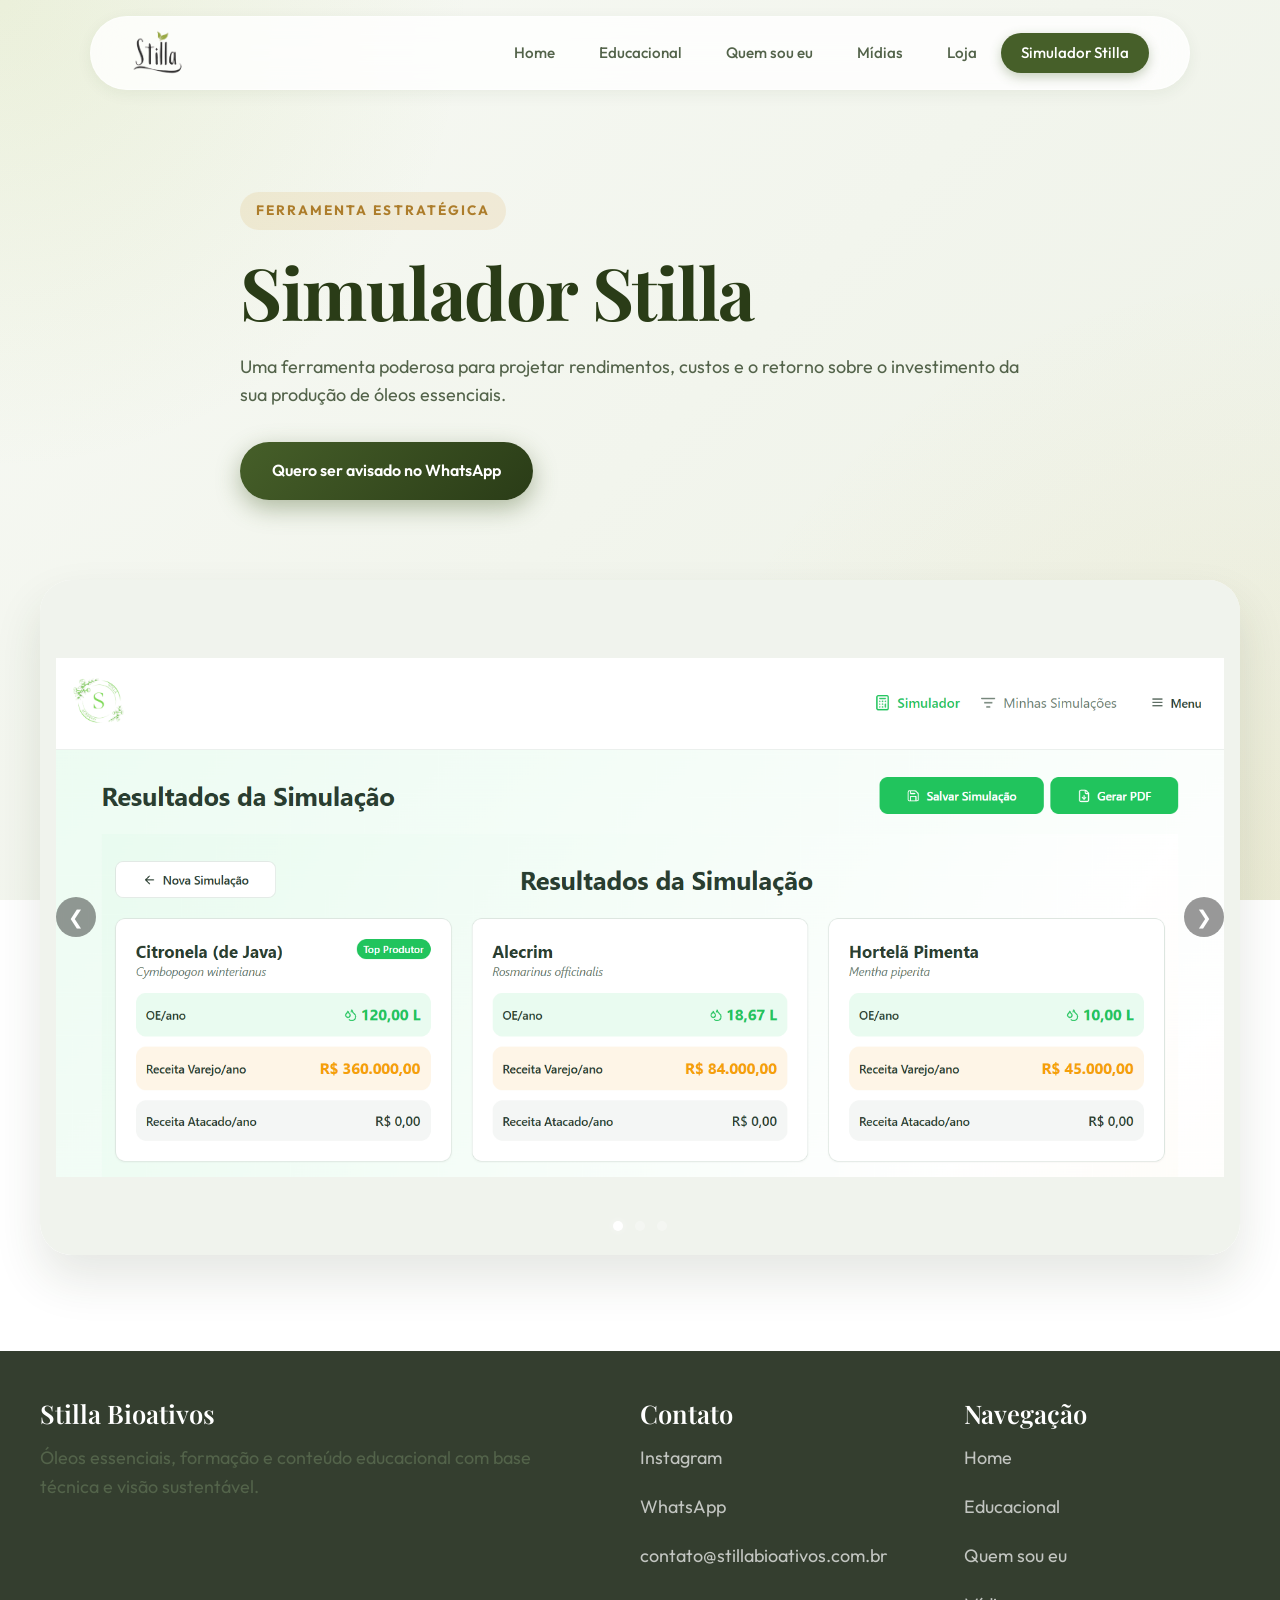
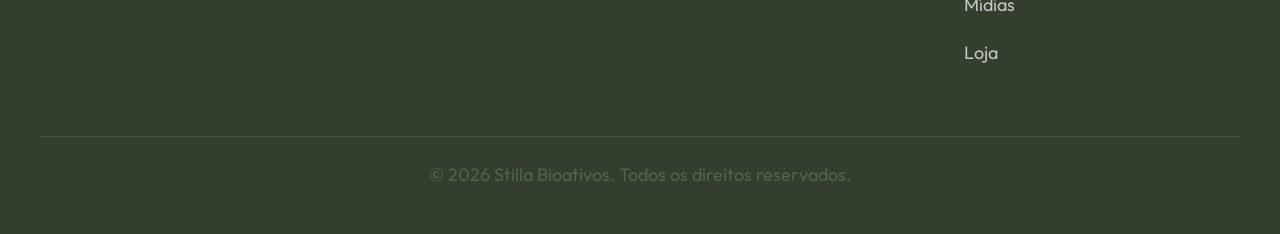
<file: site/simulador.html>
<!DOCTYPE html>
<html lang="pt-BR">

<head>
  <meta charset="UTF-8">
  <meta name="viewport" content="width=device-width, initial-scale=1.0, shrink-to-fit=no">
  <title>Simulador Stilla | Stilla Bioativos</title>
  <meta name="description"
    content="Simule a viabilidade econômica do seu projeto de óleos essenciais com o Simulador Stilla.">
  <link rel="preconnect" href="https://fonts.googleapis.com">
  <link rel="preconnect" href="https://fonts.gstatic.com" crossorigin>
  <link
    href="https://fonts.googleapis.com/css2?family=Outfit:wght@300;400;500;600;700&family=Playfair+Display:ital,wght@0,400;0,600;0,700;1,400&display=swap"
    rel="stylesheet">
  <link rel="stylesheet" href="styles.css">
</head>

<body>
  <header class="site-header">
    <div class="container nav-wrap">
      <a class="brand" href="index.html" aria-label="Stilla Bioativos">
        <img src="logo_stilla-removebg-preview.png" alt="Logo Stilla Bioativos">
      </a>
      <nav class="site-nav" aria-label="Principal">
        <a href="index.html">Home</a>
        <a href="educacional.html">Educacional</a>
        <a href="quemsoueu.html">Quem sou eu</a>
        <a href="midias.html">Mídias</a>
        <a href="loja.html">Loja</a>
        <a class="is-active" href="simulador.html">Simulador Stilla</a>
      </nav>
      <button class="nav-toggle" aria-label="Abrir menu" aria-expanded="false">
        <span></span>
        <span></span>
        <span></span>
      </button>
    </div>
  </header>

  <main class="page-main">
    <section class="page-hero">
      <div class="container narrow">
        <p class="eyebrow">Ferramenta estratégica</p>
        <h1>Simulador Stilla</h1>
        <p>Uma ferramenta poderosa para projetar rendimentos, custos e o retorno sobre o investimento da sua produção de
          óleos essenciais.</p>
        <div class="hero-actions" style="margin-top: 2rem;">
          <a class="button primary" href="https://wa.me/555199957001" target="_blank" rel="noreferrer">Quero ser avisado no WhatsApp</a>
        </div>
      </div>
    </section>

    <section class="section" style="padding-top: 2rem;">
      <div class="container">
        <div class="slideshow-card reveal">
          <div class="slideshow-container">
            <img src="Captura de tela 2026-04-21 111458.png" alt="Simulador Screenshot 1" class="slide active">
            <img src="Captura de tela 2026-04-21 111538.png" alt="Simulador Screenshot 2" class="slide">
            <img src="Captura de tela 2026-04-21 111609.png" alt="Simulador Screenshot 3" class="slide">
            
            <div class="slideshow-controls">
              <button class="prev" aria-label="Anterior">❮</button>
              <button class="next" aria-label="Próximo">❯</button>
            </div>
            
            <div class="slideshow-dots">
              <span class="dot active" data-index="0"></span>
              <span class="dot" data-index="1"></span>
              <span class="dot" data-index="2"></span>
            </div>
          </div>
        </div>
      </div>
    </section>
  </main>

  <footer class="site-footer">
    <div class="container footer-grid">
      <div>
        <h3>Stilla Bioativos</h3>
        <p>Óleos essenciais, formação e conteúdo educacional com base técnica e visão sustentável.</p>
      </div>
      <div>
        <h3>Contato</h3>
        <p><a href="https://www.instagram.com/stillabioativos/" target="_blank" rel="noreferrer">Instagram</a></p>
        <p><a href="https://wa.me/555199957001" target="_blank" rel="noreferrer">WhatsApp</a></p>
        <p><a href="mailto:contato@stillabioativos.com.br">contato@stillabioativos.com.br</a></p>
      </div>
      <div>
        <h3>Navegação</h3>
        <p><a href="index.html">Home</a></p>
        <p><a href="educacional.html">Educacional</a></p>
        <p><a href="quemsoueu.html">Quem sou eu</a></p>
        <p><a href="midias.html">Mídias</a></p>
        <p><a href="loja.html">Loja</a></p>
      </div>
    </div>
    <div class="container footer-bottom">
      <p>© 2026 Stilla Bioativos. Todos os direitos reservados.</p>
    </div>
  </footer>
  <script src="script.js" defer></script>
</body>

</html>
</file>
<file: styles.css>
:root {
  /* Colors */
  --bg-color: #f7f9f4; /* Light fresh greenish-white */
  --bg-gradient: radial-gradient(circle at top left, rgba(165, 188, 73, 0.15), transparent 30%),
                 radial-gradient(circle at bottom right, rgba(212, 175, 55, 0.1), transparent 40%),
                 linear-gradient(135deg, #f7f9f4 0%, #edf1e6 100%);
  
  --surface: rgba(255, 255, 255, 0.75);
  --surface-solid: #ffffff;
  --surface-dark: rgba(30, 42, 25, 0.9);
  
  --text-main: #1d2618;
  --text-muted: #53634a;
  
  --primary: #465f29;
  --primary-light: #5f7c3c;
  --primary-dark: #2a3c17;
  
  --accent: #d4a042;
  --accent-light: #ebd094;
  --accent-dark: #ad7d2b;

  --line: rgba(70, 95, 41, 0.15);

  /* Shadows */
  --shadow-sm: 0 4px 16px rgba(42, 60, 23, 0.06);
  --shadow-md: 0 12px 32px rgba(42, 60, 23, 0.08);
  --shadow-lg: 0 24px 48px rgba(42, 60, 23, 0.12);
  --shadow-hover: 0 32px 64px rgba(42, 60, 23, 0.18);
  --shadow-glow: 0 0 20px rgba(212, 160, 66, 0.4);

  /* Border Radius */
  --radius-sm: 16px;
  --radius-md: 24px;
  --radius-lg: 32px;
  --radius-pill: 9999px;

  /* Layout */
  --container: 1200px;
  --transition: 0.3s cubic-bezier(0.25, 1, 0.5, 1);
}

/* Reset & Base */
* {
  box-sizing: border-box;
  margin: 0;
  padding: 0;
}

html {
  scroll-behavior: smooth;
  font-size: 16px !important; /* Prevents Instagram embed.js from overriding the root font-size */
  zoom: 1 !important;
  -webkit-text-size-adjust: 100% !important;
  text-size-adjust: 100% !important;
}

body {
  font-family: 'Outfit', sans-serif;
  color: var(--text-main);
  background: var(--bg-gradient);
  background-attachment: fixed;
  line-height: 1.6;
  overflow-x: hidden;
}

img, iframe {
  max-width: 100%;
  display: block;
  border-radius: var(--radius-sm);
}

a {
  color: inherit;
  text-decoration: none;
  transition: color var(--transition);
}

/* Typography */
h1, h2, h3, h4 {
  font-family: 'Playfair Display', serif;
  color: var(--primary-dark);
  line-height: 1.15;
  font-weight: 700;
}

h1 {
  font-size: clamp(3rem, 6vw, 4.5rem);
  letter-spacing: -0.02em;
  margin-bottom: 1.25rem;
}

h2 {
  font-size: clamp(2.25rem, 4vw, 3rem);
  letter-spacing: -0.01em;
  margin-bottom: 1rem;
}

h3 {
  font-size: clamp(1.25rem, 2vw, 1.75rem);
  font-weight: 600;
  margin-bottom: 0.75rem;
  font-family: 'Outfit', sans-serif;
}

p {
  color: var(--text-muted);
  font-size: 1.125rem;
  margin-bottom: 1.25rem;
}

.eyebrow {
  display: inline-block;
  font-family: 'Outfit', sans-serif;
  font-size: 0.85rem;
  font-weight: 700;
  text-transform: uppercase;
  letter-spacing: 0.15em;
  color: var(--accent-dark);
  background: rgba(212, 160, 66, 0.15);
  padding: 0.5rem 1rem;
  border-radius: var(--radius-pill);
  margin-bottom: 1.25rem;
}

/* Container */
.container {
  width: min(100% - 2rem, var(--container));
  margin: 0 auto;
}

.narrow {
  max-width: 800px;
}

/* Layout Utilities */
.section {
  padding: 6rem 0;
  position: relative;
  z-index: 1;
}

.section-alt {
  background: rgba(255, 255, 255, 0.4);
  position: relative;
}

.section-alt::before {
  content: '';
  position: absolute;
  inset: 0;
  background: inherit;
  backdrop-filter: blur(10px);
  z-index: -1;
}

.section-heading {
  text-align: center;
  max-width: 700px;
  margin: 0 auto 4rem;
}

.section-heading h2 {
  background: linear-gradient(135deg, var(--primary-dark) 0%, var(--primary) 100%);
  -webkit-background-clip: text;
  -webkit-text-fill-color: transparent;
}

/* Header & Navigation */
.site-header {
  position: fixed;
  top: 1rem;
  left: 50%;
  transform: translateX(-50%);
  width: min(100% - 2rem, 1100px);
  z-index: 1000;
  background: rgba(255, 255, 255, 0.7);
  backdrop-filter: blur(20px);
  -webkit-backdrop-filter: blur(20px);
  border: 1px solid rgba(255, 255, 255, 0.4);
  border-radius: var(--radius-pill);
  box-shadow: var(--shadow-sm);
  transition: all var(--transition);
}

.nav-wrap {
  display: flex;
  align-items: center;
  justify-content: space-between;
  padding: 0.75rem 1.5rem;
}

.brand img {
  height: 48px;
  width: auto;
  transition: transform var(--transition);
}

.brand:hover img {
  transform: scale(1.05);
}

.site-nav {
  display: flex;
  gap: 0.5rem;
}

.site-nav a {
  font-weight: 500;
  font-size: 0.95rem;
  padding: 0.5rem 1.25rem;
  border-radius: var(--radius-pill);
  color: var(--text-muted);
  transition: all var(--transition);
}

.site-nav a:hover {
  color: var(--primary);
  background: rgba(70, 95, 41, 0.08);
}

.site-nav a.is-active {
  color: white;
  background: var(--primary);
  box-shadow: 0 4px 12px rgba(70, 95, 41, 0.3);
}

/* Hero Section */
.hero, .page-hero {
  position: relative;
  overflow: hidden;
}

.hero {
  padding: 12rem 0 6rem;
  min-height: 80vh;
  display: flex;
  align-items: center;
}

.page-hero {
  padding: 12rem 0 3rem;
}

.video-background {
  position: absolute;
  top: 0;
  left: 0;
  width: 100%;
  height: 100%;
  z-index: -1;
}

.video-background video {
  width: 100%;
  height: 100%;
  object-fit: cover;
}

.video-overlay {
  position: absolute;
  top: 0;
  left: 0;
  width: 100%;
  height: 100%;
}

/* Animação e Overlay específicos para Home com Vídeo */
.hero .video-overlay {
  background: linear-gradient(135deg, rgba(29, 38, 24, 0.75) 0%, rgba(29, 38, 24, 0.4) 100%);
  backdrop-filter: blur(2px);
}

.hero h1 {
  color: white;
  text-shadow: 0 4px 15px rgba(0, 0, 0, 0.3);
}

.hero-text {
  font-size: 1.25rem;
  margin-bottom: 2.5rem;
  max-width: 500px;
  color: rgba(255, 255, 255, 0.95);
  font-weight: 500;
  text-shadow: 0 2px 10px rgba(0, 0, 0, 0.2);
}

.hero .eyebrow {
  background: rgba(255, 255, 255, 0.15);
  color: white;
  border: 1px solid rgba(255, 255, 255, 0.25);
  backdrop-filter: blur(10px);
}

.hero::after {
  content: '';
  position: absolute;
  top: -20%;
  right: -10%;
  width: 60vw;
  height: 60vw;
  background: radial-gradient(circle, rgba(165, 188, 73, 0.2) 0%, transparent 60%);
  z-index: -1;
  filter: blur(60px);
  animation: floatBlobs 20s ease-in-out infinite alternate;
}

@keyframes floatBlobs {
  0% { transform: translate(0, 0) scale(1); }
  50% { transform: translate(-5%, 5%) scale(1.1); }
  100% { transform: translate(5%, -5%) scale(0.95); }
}

.hero-grid {
  display: grid;
  grid-template-columns: 1fr 1fr;
  gap: 4rem;
  align-items: center;
}

.hero h1 {
  color: white;
  text-shadow: 0 2px 10px rgba(0, 0, 0, 0.2);
}

.hero-text {
  font-size: 1.25rem;
  margin-bottom: 2.5rem;
  max-width: 500px;
  color: rgba(255, 255, 255, 0.9);
  font-weight: 500;
  text-shadow: 0 1px 5px rgba(0, 0, 0, 0.1);
}

.hero .eyebrow {
  background: rgba(255, 255, 255, 0.2);
  color: white;
  border: 1px solid rgba(255, 255, 255, 0.3);
  backdrop-filter: blur(5px);
}

.hero-actions, .cta-actions, .center-actions {
  display: flex;
  gap: 1rem;
  flex-wrap: wrap;
}

.center-actions {
  justify-content: center;
  margin-top: 3rem;
}

/* Buttons */
.button {
  display: inline-flex;
  align-items: center;
  justify-content: center;
  padding: 1rem 2rem;
  border-radius: var(--radius-pill);
  font-weight: 600;
  font-size: 1rem;
  cursor: pointer;
  transition: all var(--transition);
  position: relative;
  overflow: hidden;
  z-index: 1;
}

.button::before {
  content: '';
  position: absolute;
  inset: 0;
  z-index: -1;
  transition: opacity var(--transition);
  opacity: 0;
}

.button:hover {
  transform: translateY(-3px);
}

.button.primary {
  background: linear-gradient(135deg, var(--primary) 0%, var(--primary-dark) 100%);
  color: white;
  box-shadow: 0 8px 24px rgba(70, 95, 41, 0.4);
}

.button.primary::before {
  background: linear-gradient(135deg, var(--primary-light) 0%, var(--primary) 100%);
  opacity: 0;
}

.button.primary:hover::before {
  opacity: 1;
}

.button.primary:hover {
  box-shadow: 0 12px 32px rgba(70, 95, 41, 0.6);
}

.button.secondary {
  background: rgba(255, 255, 255, 0.7);
  color: var(--primary-dark);
  border: 1px solid rgba(70, 95, 41, 0.2);
  backdrop-filter: blur(8px);
}

.button.secondary:hover {
  background: white;
  border-color: var(--primary);
  box-shadow: var(--shadow-sm);
}

/* Premium Cards */
.hero-card, .info-card, .feature-card, .benefit-card, .timeline-item, .result-card article, .pricing-card, .bio-card {
  background: var(--surface);
  backdrop-filter: blur(20px);
  -webkit-backdrop-filter: blur(20px);
  border: 1px solid var(--surface-border);
  border-radius: var(--radius-md);
  padding: 2.5rem;
  box-shadow: var(--shadow-md);
  transition: all var(--transition);
  position: relative;
  overflow: hidden;
}

.hero-card {
  border-radius: var(--radius-lg);
  padding: 3rem;
  background: linear-gradient(145deg, rgba(255,255,255,0.9) 0%, rgba(255,255,255,0.4) 100%);
}

.hero-card::before {
  content: '';
  position: absolute;
  top: -50px;
  right: -50px;
  width: 150px;
  height: 150px;
  background: radial-gradient(circle, var(--accent) 0%, transparent 70%);
  opacity: 0.15;
  border-radius: 50%;
  z-index: -1;
}

.hero-logo {
  width: auto;
  height: 60px;
  margin-bottom: 2rem;
}

.info-card:hover, .feature-card:hover, .benefit-card:hover, .timeline-item:hover {
  transform: translateY(-8px);
  box-shadow: var(--shadow-hover);
  border-color: rgba(212, 160, 66, 0.4);
}

.info-card h3, .feature-card h3, .benefit-card strong {
  font-family: 'Playfair Display', serif;
  color: var(--primary-dark);
  font-size: 1.5rem;
  display: block;
  margin-bottom: 1rem;
}

.card-grid, .feature-grid, .benefit-grid {
  display: grid;
  gap: 2rem;
}

.card-grid.three { grid-template-columns: repeat(3, 1fr); }
.card-grid.four { grid-template-columns: repeat(4, 1fr); }
.feature-grid { grid-template-columns: repeat(2, 1fr); }
.benefit-grid { grid-template-columns: repeat(2, 1fr); }

/* Split Sections */
.split-section {
  display: grid;
  grid-template-columns: 1fr 1fr;
  gap: 4rem;
  align-items: center;
}

.problem-solution {
  display: grid;
  gap: 1.5rem;
}

.problem-solution article {
  background: var(--surface-solid);
  padding: 2rem;
  border-radius: var(--radius-md);
  box-shadow: var(--shadow-sm);
  border-left: 4px solid var(--primary);
}

.problem-solution article:first-child {
  border-left-color: var(--accent);
}

.problem-solution ul, .hero-list, .result-card ul {
  list-style: none;
}

.problem-solution ul li, .hero-list li, .result-card ul li {
  position: relative;
  padding-left: 2rem;
  margin-bottom: 0.75rem;
  color: var(--text-muted);
}

.problem-solution ul li::before, .hero-list li::before, .result-card ul li::before {
  content: '✓';
  position: absolute;
  left: 0;
  color: var(--primary);
  font-weight: bold;
}

.problem-solution article:first-child ul li::before {
  content: '✕';
  color: var(--accent-dark);
}

/* Timeline */
.timeline {
  display: grid;
  grid-template-columns: repeat(2, 1fr);
  gap: 2rem;
}

.timeline-item span {
  display: inline-block;
  background: var(--primary);
  color: white;
  padding: 0.25rem 1rem;
  border-radius: var(--radius-pill);
  font-size: 0.8rem;
  font-weight: 700;
  margin-bottom: 1rem;
  text-transform: uppercase;
  letter-spacing: 0.1em;
}

/* Pricing Options */
.pricing-card {
  text-align: center;
  padding: 4rem;
}

.pricing-options {
  display: grid;
  grid-template-columns: repeat(3, 1fr);
  gap: 2rem;
  margin: 3rem 0;
}

.pricing-options article {
  background: var(--surface-solid);
  padding: 2.5rem 1.5rem;
  border-radius: var(--radius-md);
  box-shadow: var(--shadow-sm);
  transition: all var(--transition);
  position: relative;
  overflow: hidden;
}

.pricing-options article:hover {
  transform: translateY(-10px);
  box-shadow: var(--shadow-md);
  border: 1px solid var(--primary);
}

.pricing-options article:nth-child(2) {
  background: linear-gradient(135deg, var(--primary) 0%, var(--primary-dark) 100%);
  color: white;
  transform: scale(1.05);
  box-shadow: var(--shadow-lg);
}

.pricing-options article:nth-child(2):hover {
  transform: scale(1.05) translateY(-5px);
}

.pricing-options article:nth-child(2) span { color: rgba(255,255,255,0.8); }
.pricing-options article:nth-child(2) strong { color: white; }
.pricing-options article:nth-child(2) p { color: rgba(255,255,255,0.9); }

.pricing-options span {
  display: block;
  color: var(--accent-dark);
  font-size: 0.9rem;
  font-weight: 700;
  text-transform: uppercase;
  letter-spacing: 0.1em;
  margin-bottom: 1rem;
}

.pricing-options strong {
  display: block;
  font-size: 3rem;
  font-family: 'Playfair Display', serif;
  color: var(--primary-dark);
  line-height: 1;
  margin-bottom: 0.5rem;
}

/* Video Grid */
.video-grid {
  display: grid;
  grid-template-columns: repeat(3, 1fr);
  gap: 2rem;
}

.video-link-card {
  display: block;
  border-radius: var(--radius-md);
  overflow: hidden;
  transition: all var(--transition);
}

.video-link-card:hover {
  transform: translateY(-8px);
}

.video-link-card:hover .video-frame {
  box-shadow: var(--shadow-hover);
}

.video-link-card:hover .play-badge {
  background: var(--primary);
  transform: translate(-50%, -50%) scale(1.1);
}

.video-frame {
  position: relative;
  aspect-ratio: 16/9;
  border-radius: var(--radius-md);
  overflow: hidden;
  margin-bottom: 1.25rem;
  box-shadow: var(--shadow-md);
  transition: all var(--transition);
}

.video-frame img {
  width: 100%;
  height: 100%;
  object-fit: cover;
  transition: transform 0.5s ease;
}

.video-link-card:hover .video-frame img {
  transform: scale(1.05);
}

.play-badge {
  position: absolute;
  top: 50%;
  left: 50%;
  transform: translate(-50%, -50%);
  background: rgba(42, 60, 23, 0.85);
  backdrop-filter: blur(4px);
  color: white;
  padding: 0.75rem 1.5rem;
  border-radius: var(--radius-pill);
  font-weight: 600;
  font-size: 0.9rem;
  transition: all var(--transition);
  white-space: nowrap;
}

/* Instagram Grid */
.instagram-grid {
  display: grid;
  grid-template-columns: repeat(auto-fit, minmax(320px, 1fr));
  gap: 2rem;
  justify-items: center;
}

/* Coming Soon Card (Used in Loja and Simulador) */
.coming-soon-card {
  display: grid;
  grid-template-columns: 1fr 1fr;
  align-items: center;
  gap: 0;
  background: var(--surface);
  border-radius: var(--radius-lg);
  overflow: hidden;
  box-shadow: var(--shadow-lg);
}

.coming-soon-card.alt {
  background: linear-gradient(135deg, var(--primary) 0%, var(--primary-dark) 100%);
  color: white;
}

.coming-soon-card .card-content {
  padding: 4rem;
}

.coming-soon-card .card-image {
  height: 100%;
  min-height: 440px;
  position: relative;
}

.coming-soon-card .card-image img {
  position: absolute;
  inset: 0;
  width: 100%;
  height: 100%;
  object-fit: cover;
  border-radius: 0;
}

.instagram-item {
  width: 100%;
  max-width: 360px;
}

/* Footer Section */
.cta-section {
  padding-top: 1rem;
  padding-bottom: 4rem;
  margin-bottom: 0;
}

.cta-card {
  background: linear-gradient(135deg, var(--primary) 0%, var(--primary-dark) 100%);
  color: white;
  padding: 5rem 3rem;
  border-radius: var(--radius-lg);
  text-align: center;
  position: relative;
  z-index: 2;
  box-shadow: var(--shadow-lg);
  display: flex;
  flex-direction: column;
  align-items: center;
  gap: 2rem;
}

.cta-card::before {
  content: '';
  position: absolute;
  inset: 0;
  background: url('data:image/svg+xml;utf8,<svg opacity="0.05" xmlns="http://www.w3.org/2000/svg" width="100" height="100" viewBox="0 0 100 100"><path d="M50 0L61.2 38.8L100 50L61.2 61.2L50 100L38.8 61.2L0 50L38.8 38.8L50 0Z" fill="white"/></svg>') 0 0/100px 100px;
  border-radius: var(--radius-lg);
}

.cta-card h2, .cta-card p.eyebrow {
  color: white;
  background: none;
  -webkit-text-fill-color: initial;
}

.cta-card p.eyebrow {
  background: rgba(255,255,255,0.2);
}

.site-footer {
  background: var(--surface-dark);
  color: rgba(255,255,255,0.9);
  padding: 3rem 0 1.5rem;
  margin-top: 0;
}

.footer-grid {
  display: grid;
  grid-template-columns: 2fr 1fr 1fr;
  gap: 3rem;
}

.footer-grid h3 {
  color: white;
  font-family: 'Playfair Display', serif;
  margin-bottom: 1rem;
}

.footer-grid a {
  display: block;
  color: rgba(255,255,255,0.7);
  margin-bottom: 0.5rem;
}

.footer-grid a:hover {
  color: var(--accent);
}

.footer-bottom {
  text-align: center;
  margin-top: 3rem;
  padding-top: 1.5rem;
  border-top: 1px solid rgba(255,255,255,0.1);
  color: rgba(255,255,255,0.5);
  font-size: 0.9rem;
}

/* Animations */
.reveal {
  opacity: 0;
  transform: translateY(30px);
  transition: opacity 0.8s ease, transform 0.8s cubic-bezier(0.25, 1, 0.5, 1);
}

.reveal.active {
  opacity: 1;
  transform: translateY(0);
}

@keyframes fadeInScale {
  from { opacity: 0; transform: scale(0.95) translateY(10px); }
  to { opacity: 1; transform: scale(1) translateY(0); }
}

.hero-grid > div {
  animation: fadeInScale 1s ease-out forwards;
}

.hero-card {
  animation: fadeInScale 1s ease-out 0.2s forwards;
  opacity: 0;
}

/* Bio Photo */
.bio-content-wrapper {
  display: flex;
  gap: 3rem;
  align-items: flex-start;
}

.bio-image {
  flex: 0 0 280px;
}

.bio-photo {
  width: 100%;
  border-radius: var(--radius-md);
  box-shadow: var(--shadow-md);
  object-fit: cover;
  border: 4px solid var(--surface-solid);
  transform: rotate(-2deg);
  transition: transform var(--transition);
}

.bio-card:hover .bio-photo {
  transform: rotate(0) scale(1.02);
}

.bio-text {
  flex: 1;
}

/* Responsive */
@media (max-width: 1024px) {
  .hero-grid { grid-template-columns: 1fr; text-align: center; }
  .hero-text { margin: 0 auto 2rem; }
  .hero-actions { justify-content: center; }
  .split-section { grid-template-columns: 1fr; }
  .pricing-options { grid-template-columns: 1fr; max-width: 500px; margin: 3rem auto; }
  .pricing-options article:nth-child(2) { transform: scale(1); }
  .pricing-options article:nth-child(2):hover { transform: translateY(-5px); }
  .footer-grid { grid-template-columns: 1fr; gap: 2rem; text-align: center; }
}

@media (max-width: 768px) {
  .site-header { 
    width: 100%; 
    top: 0; 
    border-radius: 0;
    border-left: none;
    border-right: none;
    border-top: none;
  }
  
  .nav-wrap { 
    padding: 0.5rem 1rem; 
  }

  .brand img {
    height: 40px;
  }
  
  .site-nav { 
    width: 100%; 
    justify-content: center; 
    gap: 0.25rem;
    overflow-x: auto;
    padding-bottom: 5px;
    -ms-overflow-style: none;
    scrollbar-width: none;
  }

  .site-nav::-webkit-scrollbar {
    display: none;
  }

  .site-nav a {
    padding: 0.4rem 0.75rem;
    font-size: 0.85rem;
    white-space: nowrap;
  }
  
  .hero { 
    padding: 9rem 0 4rem; 
    text-align: center;
  }

  .hero-grid {
    gap: 3rem;
  }

  h1 { font-size: clamp(2.2rem, 8vw, 3rem); }
  h2 { font-size: 1.75rem; }
  
  .section {
    padding: 4rem 0;
  }

  .card-grid.three, .card-grid.four, .feature-grid, .benefit-grid, .timeline, .video-grid {
    grid-template-columns: 1fr;
    gap: 1.5rem;
  }

  .coming-soon-card {
    grid-template-columns: 1fr;
  }

  .coming-soon-card .card-content {
    padding: 2.5rem 1.5rem;
    order: 2;
  }

  .coming-soon-card .card-image {
    min-height: 300px;
    order: 1;
  }

  .hero-card, .info-card, .feature-card, .benefit-card {
    padding: 1.5rem;
  }

  .cta-card {
    padding: 3rem 1.5rem;
  }
  
  .bio-content-wrapper {
    flex-direction: column;
    align-items: center;
    text-align: center;
    gap: 2rem;
  }
  
  .bio-image {
    flex: 0 0 auto;
    width: 200px;
  }

  .footer-grid {
    gap: 2.5rem;
  }
}

/* Slideshow Card container */
.slideshow-card {
  background: var(--surface);
  border-radius: var(--radius-lg);
  overflow: hidden;
  box-shadow: var(--shadow-lg);
  border: 1px solid var(--surface-border);
}

.slideshow-container {
  position: relative;
  width: 100%;
  aspect-ratio: 16/9;
  min-height: 500px;
  overflow: hidden;
  background: #f0f3ed; /* Light neutral background for screenshots */
}

.slide {
  position: absolute;
  top: 0;
  left: 0;
  width: 100%;
  height: 100%;
  object-fit: contain; /* Changed from cover to show full UI */
  padding: 1rem;
  opacity: 0;
  transform: translateY(20px);
  transition: opacity 0.8s ease, transform 0.8s ease;
  z-index: 1;
}

.slide.active {
  opacity: 1;
  transform: translateY(0);
  z-index: 2;
}

@media (max-width: 768px) {
  .slideshow-container {
    aspect-ratio: 4/3;
    min-height: 300px;
  }
  .slide {
    padding: 0.5rem;
  }
}

.slideshow-controls {
  position: absolute;
  top: 50%;
  width: 100%;
  display: flex;
  justify-content: space-between;
  transform: translateY(-50%);
  padding: 0 1rem;
  z-index: 10;
}

.slideshow-controls button {
  background: rgba(0, 0, 0, 0.4);
  color: white;
  border: none;
  width: 40px;
  height: 40px;
  border-radius: 50%;
  cursor: pointer;
  backdrop-filter: blur(4px);
  transition: all var(--transition);
  display: flex;
  align-items: center;
  justify-content: center;
  font-size: 1.2rem;
}

.slideshow-controls button:hover {
  background: var(--primary);
  transform: scale(1.1);
}

.slideshow-dots {
  position: absolute;
  bottom: 1.5rem;
  left: 50%;
  transform: translateX(-50%);
  display: flex;
  gap: 0.75rem;
  z-index: 10;
}

.dot {
  width: 10px;
  height: 10px;
  border-radius: 50%;
  background: rgba(255, 255, 255, 0.3);
  cursor: pointer;
  transition: background var(--transition);
}

.dot.active {
  background: #fff;
  box-shadow: 0 0 10px rgba(255,255,255,0.5);
}
</file>
<file: site/styles.css>
:root {
  /* Colors */
  --bg-color: #f7f9f4; /* Light fresh greenish-white */
  --bg-gradient: radial-gradient(circle at top left, rgba(165, 188, 73, 0.15), transparent 30%),
                 radial-gradient(circle at bottom right, rgba(212, 175, 55, 0.1), transparent 40%),
                 linear-gradient(135deg, #f7f9f4 0%, #edf1e6 100%);
  
  --surface: rgba(255, 255, 255, 0.75);
  --surface-solid: #ffffff;
  --surface-dark: rgba(30, 42, 25, 0.9);
  
  --text-main: #1d2618;
  --text-muted: #53634a;
  
  --primary: #465f29;
  --primary-light: #5f7c3c;
  --primary-dark: #2a3c17;
  
  --accent: #d4a042;
  --accent-light: #ebd094;
  --accent-dark: #ad7d2b;

  --line: rgba(70, 95, 41, 0.15);

  /* Shadows */
  --shadow-sm: 0 4px 16px rgba(42, 60, 23, 0.06);
  --shadow-md: 0 12px 32px rgba(42, 60, 23, 0.08);
  --shadow-lg: 0 24px 48px rgba(42, 60, 23, 0.12);
  --shadow-hover: 0 32px 64px rgba(42, 60, 23, 0.18);
  --shadow-glow: 0 0 20px rgba(212, 160, 66, 0.4);

  /* Border Radius */
  --radius-sm: 16px;
  --radius-md: 24px;
  --radius-lg: 32px;
  --radius-pill: 9999px;

  /* Layout */
  --container: 1200px;
  --transition: 0.3s cubic-bezier(0.25, 1, 0.5, 1);
}

/* Reset & Base */
* {
  box-sizing: border-box;
  margin: 0;
  padding: 0;
}

html {
  scroll-behavior: smooth;
  font-size: 16px !important; /* Prevents Instagram embed.js from overriding the root font-size */
  zoom: 1 !important;
  -webkit-text-size-adjust: 100% !important;
  text-size-adjust: 100% !important;
}

body {
  font-family: 'Outfit', sans-serif;
  color: var(--text-main);
  background: var(--bg-gradient);
  background-attachment: fixed;
  line-height: 1.6;
  overflow-x: hidden;
}

img, iframe {
  max-width: 100%;
  display: block;
  border-radius: var(--radius-sm);
}

a {
  color: inherit;
  text-decoration: none;
  transition: color var(--transition);
}

/* Typography */
h1, h2, h3, h4 {
  font-family: 'Playfair Display', serif;
  color: var(--primary-dark);
  line-height: 1.15;
  font-weight: 700;
}

h1 {
  font-size: clamp(3rem, 6vw, 4.5rem);
  letter-spacing: -0.02em;
  margin-bottom: 1.25rem;
}

h2 {
  font-size: clamp(2.25rem, 4vw, 3rem);
  letter-spacing: -0.01em;
  margin-bottom: 1rem;
}

h3 {
  font-size: clamp(1.25rem, 2vw, 1.75rem);
  font-weight: 600;
  margin-bottom: 0.75rem;
  font-family: 'Outfit', sans-serif;
}

p {
  color: var(--text-muted);
  font-size: 1.125rem;
  margin-bottom: 1.25rem;
}

.eyebrow {
  display: inline-block;
  font-family: 'Outfit', sans-serif;
  font-size: 0.85rem;
  font-weight: 700;
  text-transform: uppercase;
  letter-spacing: 0.15em;
  color: var(--accent-dark);
  background: rgba(212, 160, 66, 0.15);
  padding: 0.5rem 1rem;
  border-radius: var(--radius-pill);
  margin-bottom: 1.25rem;
}

/* Container */
.container {
  width: min(100% - 2rem, var(--container));
  margin: 0 auto;
}

.narrow {
  max-width: 800px;
}

/* Layout Utilities */
.section {
  padding: 6rem 0;
  position: relative;
  z-index: 1;
}

.section-alt {
  background: rgba(255, 255, 255, 0.4);
  position: relative;
}

.section-alt::before {
  content: '';
  position: absolute;
  inset: 0;
  background: inherit;
  backdrop-filter: blur(10px);
  z-index: -1;
}

.section-heading {
  text-align: center;
  max-width: 700px;
  margin: 0 auto 4rem;
}

.section-heading h2 {
  background: linear-gradient(135deg, var(--primary-dark) 0%, var(--primary) 100%);
  -webkit-background-clip: text;
  -webkit-text-fill-color: transparent;
}

/* Header & Navigation */
.site-header {
  position: fixed;
  top: 1rem;
  left: 50%;
  transform: translateX(-50%);
  width: min(100% - 2rem, 1100px);
  z-index: 1000;
  background: rgba(255, 255, 255, 0.7);
  backdrop-filter: blur(20px);
  -webkit-backdrop-filter: blur(20px);
  border: 1px solid rgba(255, 255, 255, 0.4);
  border-radius: var(--radius-pill);
  box-shadow: var(--shadow-sm);
  transition: all var(--transition);
}

.nav-wrap {
  display: flex;
  align-items: center;
  justify-content: space-between;
  padding: 0.75rem 1.5rem;
}

.brand img {
  height: 48px;
  width: auto;
  transition: transform var(--transition);
}

.brand:hover img {
  transform: scale(1.05);
}

.site-nav {
  display: flex;
  gap: 0.25rem;
}

.site-nav a {
  font-weight: 500;
  font-size: 0.95rem;
  padding: 0.5rem 1.25rem;
  border-radius: var(--radius-pill);
  color: var(--text-muted);
  transition: all var(--transition);
  white-space: nowrap;
}

.site-nav a:hover {
  color: var(--primary);
  background: rgba(70, 95, 41, 0.08);
}

.site-nav a.is-active {
  color: white;
  background: var(--primary);
  box-shadow: 0 4px 12px rgba(70, 95, 41, 0.3);
}

/* Nav Toggle (Mobile) */
.nav-toggle {
  display: none;
  background: none;
  border: none;
  padding: 0.5rem;
  cursor: pointer;
  z-index: 1100;
  flex-direction: column;
  gap: 6px;
}

.nav-toggle span {
  display: block;
  width: 24px;
  height: 2px;
  background: var(--primary-dark);
  border-radius: 2px;
  transition: var(--transition);
}

.nav-toggle.active span:nth-child(1) { transform: translateY(8px) rotate(45deg); }
.nav-toggle.active span:nth-child(2) { opacity: 0; }
.nav-toggle.active span:nth-child(3) { transform: translateY(-8px) rotate(-45deg); }

/* Hero Section */
.hero, .page-hero {
  position: relative;
  overflow: hidden;
}

.hero {
  padding: 12rem 0 6rem;
  min-height: 80vh;
  display: flex;
  align-items: center;
}

.page-hero {
  padding: 12rem 0 3rem;
}

.video-background {
  position: absolute;
  top: 0;
  left: 0;
  width: 100%;
  height: 100%;
  z-index: -1;
}

.video-background video {
  width: 100%;
  height: 100%;
  object-fit: cover;
}

.video-overlay {
  position: absolute;
  top: 0;
  left: 0;
  width: 100%;
  height: 100%;
}

/* Animação e Overlay específicos para Home com Vídeo */
.hero .video-overlay {
  background: linear-gradient(135deg, rgba(29, 38, 24, 0.75) 0%, rgba(29, 38, 24, 0.4) 100%);
  backdrop-filter: blur(2px);
}

.hero h1 {
  color: white;
  text-shadow: 0 4px 15px rgba(0, 0, 0, 0.3);
}

.hero-text {
  font-size: 1.25rem;
  margin-bottom: 2.5rem;
  max-width: 500px;
  color: rgba(255, 255, 255, 0.95);
  font-weight: 500;
  text-shadow: 0 2px 10px rgba(0, 0, 0, 0.2);
}

.hero .eyebrow {
  background: rgba(255, 255, 255, 0.15);
  color: white;
  border: 1px solid rgba(255, 255, 255, 0.25);
  backdrop-filter: blur(10px);
}

.hero::after {
  content: '';
  position: absolute;
  top: -20%;
  right: -10%;
  width: 60vw;
  height: 60vw;
  background: radial-gradient(circle, rgba(165, 188, 73, 0.2) 0%, transparent 60%);
  z-index: -1;
  filter: blur(60px);
  animation: floatBlobs 20s ease-in-out infinite alternate;
}

@keyframes floatBlobs {
  0% { transform: translate(0, 0) scale(1); }
  50% { transform: translate(-5%, 5%) scale(1.1); }
  100% { transform: translate(5%, -5%) scale(0.95); }
}

.hero-grid {
  display: grid;
  grid-template-columns: 1fr 1fr;
  gap: 4rem;
  align-items: center;
}

.hero h1 {
  color: white;
  text-shadow: 0 2px 10px rgba(0, 0, 0, 0.2);
}

.hero-text {
  font-size: 1.25rem;
  margin-bottom: 2.5rem;
  max-width: 500px;
  color: rgba(255, 255, 255, 0.9);
  font-weight: 500;
  text-shadow: 0 1px 5px rgba(0, 0, 0, 0.1);
}

.hero .eyebrow {
  background: rgba(255, 255, 255, 0.2);
  color: white;
  border: 1px solid rgba(255, 255, 255, 0.3);
  backdrop-filter: blur(5px);
}

.hero-actions, .cta-actions, .center-actions {
  display: flex;
  gap: 1rem;
  flex-wrap: wrap;
}

.center-actions {
  justify-content: center;
  margin-top: 3rem;
}

/* Buttons */
.button {
  display: inline-flex;
  align-items: center;
  justify-content: center;
  padding: 1rem 2rem;
  border-radius: var(--radius-pill);
  font-weight: 600;
  font-size: 1rem;
  cursor: pointer;
  transition: all var(--transition);
  position: relative;
  overflow: hidden;
  z-index: 1;
}

.button::before {
  content: '';
  position: absolute;
  inset: 0;
  z-index: -1;
  transition: opacity var(--transition);
  opacity: 0;
}

.button:hover {
  transform: translateY(-3px);
}

.button.primary {
  background: linear-gradient(135deg, var(--primary) 0%, var(--primary-dark) 100%);
  color: white;
  box-shadow: 0 8px 24px rgba(70, 95, 41, 0.4);
}

.button.primary::before {
  background: linear-gradient(135deg, var(--primary-light) 0%, var(--primary) 100%);
  opacity: 0;
}

.button.primary:hover::before {
  opacity: 1;
}

.button.primary:hover {
  box-shadow: 0 12px 32px rgba(70, 95, 41, 0.6);
}

.button.secondary {
  background: rgba(255, 255, 255, 0.7);
  color: var(--primary-dark);
  border: 1px solid rgba(70, 95, 41, 0.2);
  backdrop-filter: blur(8px);
}

.button.secondary:hover {
  background: white;
  border-color: var(--primary);
  box-shadow: var(--shadow-sm);
}

/* Premium Cards */
.hero-card, .info-card, .feature-card, .benefit-card, .timeline-item, .result-card article, .pricing-card, .bio-card {
  background: var(--surface);
  backdrop-filter: blur(20px);
  -webkit-backdrop-filter: blur(20px);
  border: 1px solid var(--surface-border);
  border-radius: var(--radius-md);
  padding: 2.5rem;
  box-shadow: var(--shadow-md);
  transition: all var(--transition);
  position: relative;
  overflow: hidden;
}

.hero-card {
  border-radius: var(--radius-lg);
  padding: 3rem;
  background: linear-gradient(145deg, rgba(255,255,255,0.9) 0%, rgba(255,255,255,0.4) 100%);
}

.hero-card::before {
  content: '';
  position: absolute;
  top: -50px;
  right: -50px;
  width: 150px;
  height: 150px;
  background: radial-gradient(circle, var(--accent) 0%, transparent 70%);
  opacity: 0.15;
  border-radius: 50%;
  z-index: -1;
}

.hero-logo {
  width: auto;
  height: 60px;
  margin-bottom: 2rem;
}

.info-card:hover, .feature-card:hover, .benefit-card:hover, .timeline-item:hover {
  transform: translateY(-8px);
  box-shadow: var(--shadow-hover);
  border-color: rgba(212, 160, 66, 0.4);
}

.info-card h3, .feature-card h3, .benefit-card strong {
  font-family: 'Playfair Display', serif;
  color: var(--primary-dark);
  font-size: 1.5rem;
  display: block;
  margin-bottom: 1rem;
}

.card-grid, .feature-grid, .benefit-grid {
  display: grid;
  gap: 2rem;
}

.card-grid.three { grid-template-columns: repeat(3, 1fr); }
.card-grid.four { grid-template-columns: repeat(4, 1fr); }
.feature-grid { grid-template-columns: repeat(2, 1fr); }
.benefit-grid { grid-template-columns: repeat(2, 1fr); }

/* Split Sections */
.split-section {
  display: grid;
  grid-template-columns: 1fr 1fr;
  gap: 4rem;
  align-items: center;
}

.problem-solution {
  display: grid;
  gap: 1.5rem;
}

.problem-solution article {
  background: var(--surface-solid);
  padding: 2rem;
  border-radius: var(--radius-md);
  box-shadow: var(--shadow-sm);
  border-left: 4px solid var(--primary);
}

.problem-solution article:first-child {
  border-left-color: var(--accent);
}

.problem-solution ul, .hero-list, .result-card ul {
  list-style: none;
}

.problem-solution ul li, .hero-list li, .result-card ul li {
  position: relative;
  padding-left: 2rem;
  margin-bottom: 0.75rem;
  color: var(--text-muted);
}

.problem-solution ul li::before, .hero-list li::before, .result-card ul li::before {
  content: '✓';
  position: absolute;
  left: 0;
  color: var(--primary);
  font-weight: bold;
}

.problem-solution article:first-child ul li::before {
  content: '✕';
  color: var(--accent-dark);
}

/* Timeline */
.timeline {
  display: grid;
  grid-template-columns: repeat(2, 1fr);
  gap: 2rem;
}

.timeline-item span {
  display: inline-block;
  background: var(--primary);
  color: white;
  padding: 0.25rem 1rem;
  border-radius: var(--radius-pill);
  font-size: 0.8rem;
  font-weight: 700;
  margin-bottom: 1rem;
  text-transform: uppercase;
  letter-spacing: 0.1em;
}

/* Pricing Options */
.pricing-card {
  text-align: center;
  padding: 4rem;
}

.pricing-options {
  display: grid;
  grid-template-columns: repeat(3, 1fr);
  gap: 2rem;
  margin: 3rem 0;
}

.pricing-options article {
  background: var(--surface-solid);
  padding: 2.5rem 1.5rem;
  border-radius: var(--radius-md);
  box-shadow: var(--shadow-sm);
  transition: all var(--transition);
  position: relative;
  overflow: hidden;
}

.pricing-options article:hover {
  transform: translateY(-10px);
  box-shadow: var(--shadow-md);
  border: 1px solid var(--primary);
}

.pricing-options article:nth-child(2) {
  background: linear-gradient(135deg, var(--primary) 0%, var(--primary-dark) 100%);
  color: white;
  transform: scale(1.05);
  box-shadow: var(--shadow-lg);
}

.pricing-options article:nth-child(2):hover {
  transform: scale(1.05) translateY(-5px);
}

.pricing-options article:nth-child(2) span { color: rgba(255,255,255,0.8); }
.pricing-options article:nth-child(2) strong { color: white; }
.pricing-options article:nth-child(2) p { color: rgba(255,255,255,0.9); }

.pricing-options span {
  display: block;
  color: var(--accent-dark);
  font-size: 0.9rem;
  font-weight: 700;
  text-transform: uppercase;
  letter-spacing: 0.1em;
  margin-bottom: 1rem;
}

.pricing-options strong {
  display: block;
  font-size: 3rem;
  font-family: 'Playfair Display', serif;
  color: var(--primary-dark);
  line-height: 1;
  margin-bottom: 0.5rem;
}

/* Video Grid */
.video-grid {
  display: grid;
  grid-template-columns: repeat(3, 1fr);
  gap: 2rem;
}

.video-link-card {
  display: block;
  border-radius: var(--radius-md);
  overflow: hidden;
  transition: all var(--transition);
}

.video-link-card:hover {
  transform: translateY(-8px);
}

.video-link-card:hover .video-frame {
  box-shadow: var(--shadow-hover);
}

.video-link-card:hover .play-badge {
  background: var(--primary);
  transform: translate(-50%, -50%) scale(1.1);
}

.video-frame {
  position: relative;
  aspect-ratio: 16/9;
  border-radius: var(--radius-md);
  overflow: hidden;
  margin-bottom: 1.25rem;
  box-shadow: var(--shadow-md);
  transition: all var(--transition);
}

.video-frame img {
  width: 100%;
  height: 100%;
  object-fit: cover;
  transition: transform 0.5s ease;
}

.video-link-card:hover .video-frame img {
  transform: scale(1.05);
}

.play-badge {
  position: absolute;
  top: 50%;
  left: 50%;
  transform: translate(-50%, -50%);
  background: rgba(42, 60, 23, 0.85);
  backdrop-filter: blur(4px);
  color: white;
  padding: 0.75rem 1.5rem;
  border-radius: var(--radius-pill);
  font-weight: 600;
  font-size: 0.9rem;
  transition: all var(--transition);
  white-space: nowrap;
}

/* Instagram Grid */
.instagram-grid {
  display: grid;
  grid-template-columns: repeat(auto-fit, minmax(320px, 1fr));
  gap: 2rem;
  justify-items: center;
}

/* Coming Soon Card (Used in Loja and Simulador) */
.coming-soon-card {
  display: grid;
  grid-template-columns: 1fr 1fr;
  align-items: center;
  gap: 0;
  background: var(--surface);
  border-radius: var(--radius-lg);
  overflow: hidden;
  box-shadow: var(--shadow-lg);
}

.coming-soon-card.alt {
  background: linear-gradient(135deg, var(--primary) 0%, var(--primary-dark) 100%);
  color: white;
}

.coming-soon-card .card-content {
  padding: 4rem;
}

.coming-soon-card .card-image {
  height: 100%;
  min-height: 440px;
  position: relative;
}

.coming-soon-card .card-image img {
  position: absolute;
  inset: 0;
  width: 100%;
  height: 100%;
  object-fit: cover;
  border-radius: 0;
}

.instagram-item {
  width: 100%;
  max-width: 360px;
}

/* Footer Section */
.cta-section {
  padding-top: 1rem;
  padding-bottom: 4rem;
  margin-bottom: 0;
}

.cta-card {
  background: linear-gradient(135deg, var(--primary) 0%, var(--primary-dark) 100%);
  color: white;
  padding: 5rem 3rem;
  border-radius: var(--radius-lg);
  text-align: center;
  position: relative;
  z-index: 2;
  box-shadow: var(--shadow-lg);
  display: flex;
  flex-direction: column;
  align-items: center;
  gap: 2rem;
}

.cta-card::before {
  content: '';
  position: absolute;
  inset: 0;
  background: url('data:image/svg+xml;utf8,<svg opacity="0.05" xmlns="http://www.w3.org/2000/svg" width="100" height="100" viewBox="0 0 100 100"><path d="M50 0L61.2 38.8L100 50L61.2 61.2L50 100L38.8 61.2L0 50L38.8 38.8L50 0Z" fill="white"/></svg>') 0 0/100px 100px;
  border-radius: var(--radius-lg);
}

.cta-card h2, .cta-card p.eyebrow {
  color: white;
  background: none;
  -webkit-text-fill-color: initial;
}

.cta-card p.eyebrow {
  background: rgba(255,255,255,0.2);
}

.site-footer {
  background: var(--surface-dark);
  color: rgba(255,255,255,0.9);
  padding: 3rem 0 1.5rem;
  margin-top: 0;
}

.footer-grid {
  display: grid;
  grid-template-columns: 2fr 1fr 1fr;
  gap: 3rem;
}

.footer-grid h3 {
  color: white;
  font-family: 'Playfair Display', serif;
  margin-bottom: 1rem;
}

.footer-grid a {
  display: block;
  color: rgba(255,255,255,0.7);
  margin-bottom: 0.5rem;
}

.footer-grid a:hover {
  color: var(--accent);
}

.footer-bottom {
  text-align: center;
  margin-top: 3rem;
  padding-top: 1.5rem;
  border-top: 1px solid rgba(255,255,255,0.1);
  color: rgba(255,255,255,0.5);
  font-size: 0.9rem;
}

/* Animations */
.reveal {
  opacity: 0;
  transform: translateY(30px);
  transition: opacity 0.8s ease, transform 0.8s cubic-bezier(0.25, 1, 0.5, 1);
}

.reveal.active {
  opacity: 1;
  transform: translateY(0);
}

@keyframes fadeInScale {
  from { opacity: 0; transform: scale(0.95) translateY(10px); }
  to { opacity: 1; transform: scale(1) translateY(0); }
}

.hero-grid > div {
  animation: fadeInScale 1s ease-out forwards;
}

.hero-card {
  animation: fadeInScale 1s ease-out 0.2s forwards;
  opacity: 0;
}

/* Bio Photo */
.bio-content-wrapper {
  display: flex;
  gap: 3rem;
  align-items: flex-start;
}

.bio-image {
  flex: 0 0 280px;
}

.bio-photo {
  width: 100%;
  border-radius: var(--radius-md);
  box-shadow: var(--shadow-md);
  object-fit: cover;
  border: 4px solid var(--surface-solid);
  transform: rotate(-2deg);
  transition: transform var(--transition);
}

.bio-card:hover .bio-photo {
  transform: rotate(0) scale(1.02);
}

.bio-text {
  flex: 1;
}

/* Responsive */
@media (max-width: 1024px) {
  .hero-grid { grid-template-columns: 1fr; text-align: center; }
  .hero-text { margin: 0 auto 2rem; }
  .hero-actions { justify-content: center; }
  .split-section { grid-template-columns: 1fr; }
  .pricing-options { grid-template-columns: 1fr; max-width: 500px; margin: 3rem auto; }
  .pricing-options article:nth-child(2) { transform: scale(1); }
  .pricing-options article:nth-child(2):hover { transform: translateY(-5px); }
  .footer-grid { grid-template-columns: 1fr; gap: 2rem; text-align: center; }
}

@media (max-width: 768px) {
  .site-header { 
    width: 100%; 
    top: 0; 
    border-radius: 0;
    border-left: none;
    border-right: none;
    border-top: none;
  }
  
  .nav-wrap { 
    padding: 0.5rem 1rem; 
  }

  .nav-toggle {
    display: flex;
  }

  .site-nav { 
    position: fixed;
    top: 5rem;
    left: 1rem;
    right: 1rem;
    background: rgba(255, 255, 255, 0.9);
    backdrop-filter: blur(25px);
    -webkit-backdrop-filter: blur(25px);
    border: 1px solid rgba(255, 255, 255, 0.4);
    border-radius: var(--radius-md);
    padding: 1.5rem;
    flex-direction: column;
    gap: 0.5rem;
    box-shadow: var(--shadow-lg);
    opacity: 0;
    pointer-events: none;
    transform: translateY(-20px);
    transition: all 0.4s cubic-bezier(0.16, 1, 0.3, 1);
    z-index: 999;
  }

  .site-nav.active {
    opacity: 1;
    pointer-events: all;
    transform: translateY(0);
  }

  .site-nav a {
    padding: 1rem 1.5rem;
    font-size: 1.1rem;
    width: 100%;
    text-align: center;
    border-radius: var(--radius-sm);
  }

  .site-nav a.is-active {
    box-shadow: none;
  }
  
  .hero { 
    padding: 9rem 0 4rem; 
    text-align: center;
  }

  .hero-grid {
    gap: 3rem;
  }

  h1 { font-size: clamp(2.2rem, 8vw, 3rem); }
  h2 { font-size: 1.75rem; }
  
  .section {
    padding: 4rem 0;
  }

  .card-grid.three, .card-grid.four, .feature-grid, .benefit-grid, .timeline, .video-grid {
    grid-template-columns: 1fr;
    gap: 1.5rem;
  }

  .coming-soon-card {
    grid-template-columns: 1fr;
  }

  .coming-soon-card .card-content {
    padding: 2.5rem 1.5rem;
    order: 2;
  }

  .coming-soon-card .card-image {
    min-height: 300px;
    order: 1;
  }

  .hero-card, .info-card, .feature-card, .benefit-card {
    padding: 1.5rem;
  }

  .cta-card {
    padding: 3rem 1.5rem;
  }
  
  .bio-content-wrapper {
    flex-direction: column;
    align-items: center;
    text-align: center;
    gap: 2rem;
  }
  
  .bio-image {
    flex: 0 0 auto;
    width: 200px;
  }

  .footer-grid {
    gap: 2.5rem;
  }
}

/* Slideshow Card container */
.slideshow-card {
  background: var(--surface);
  border-radius: var(--radius-lg);
  overflow: hidden;
  box-shadow: var(--shadow-lg);
  border: 1px solid var(--surface-border);
}

.slideshow-container {
  position: relative;
  width: 100%;
  aspect-ratio: 16/9;
  min-height: 500px;
  overflow: hidden;
  background: #f0f3ed; /* Light neutral background for screenshots */
}

.slide {
  position: absolute;
  top: 0;
  left: 0;
  width: 100%;
  height: 100%;
  object-fit: contain; /* Changed from cover to show full UI */
  padding: 1rem;
  opacity: 0;
  transform: translateY(20px);
  transition: opacity 0.8s ease, transform 0.8s ease;
  z-index: 1;
}

.slide.active {
  opacity: 1;
  transform: translateY(0);
  z-index: 2;
}

@media (max-width: 768px) {
  .slideshow-container {
    aspect-ratio: 4/3;
    min-height: 300px;
  }
  .slide {
    padding: 0.5rem;
  }
}

.slideshow-controls {
  position: absolute;
  top: 50%;
  width: 100%;
  display: flex;
  justify-content: space-between;
  transform: translateY(-50%);
  padding: 0 1rem;
  z-index: 10;
}

.slideshow-controls button {
  background: rgba(0, 0, 0, 0.4);
  color: white;
  border: none;
  width: 40px;
  height: 40px;
  border-radius: 50%;
  cursor: pointer;
  backdrop-filter: blur(4px);
  transition: all var(--transition);
  display: flex;
  align-items: center;
  justify-content: center;
  font-size: 1.2rem;
}

.slideshow-controls button:hover {
  background: var(--primary);
  transform: scale(1.1);
}

.slideshow-dots {
  position: absolute;
  bottom: 1.5rem;
  left: 50%;
  transform: translateX(-50%);
  display: flex;
  gap: 0.75rem;
  z-index: 10;
}

.dot {
  width: 10px;
  height: 10px;
  border-radius: 50%;
  background: rgba(255, 255, 255, 0.3);
  cursor: pointer;
  transition: background var(--transition);
}

.dot.active {
  background: #fff;
  box-shadow: 0 0 10px rgba(255,255,255,0.5);
}
</file>
